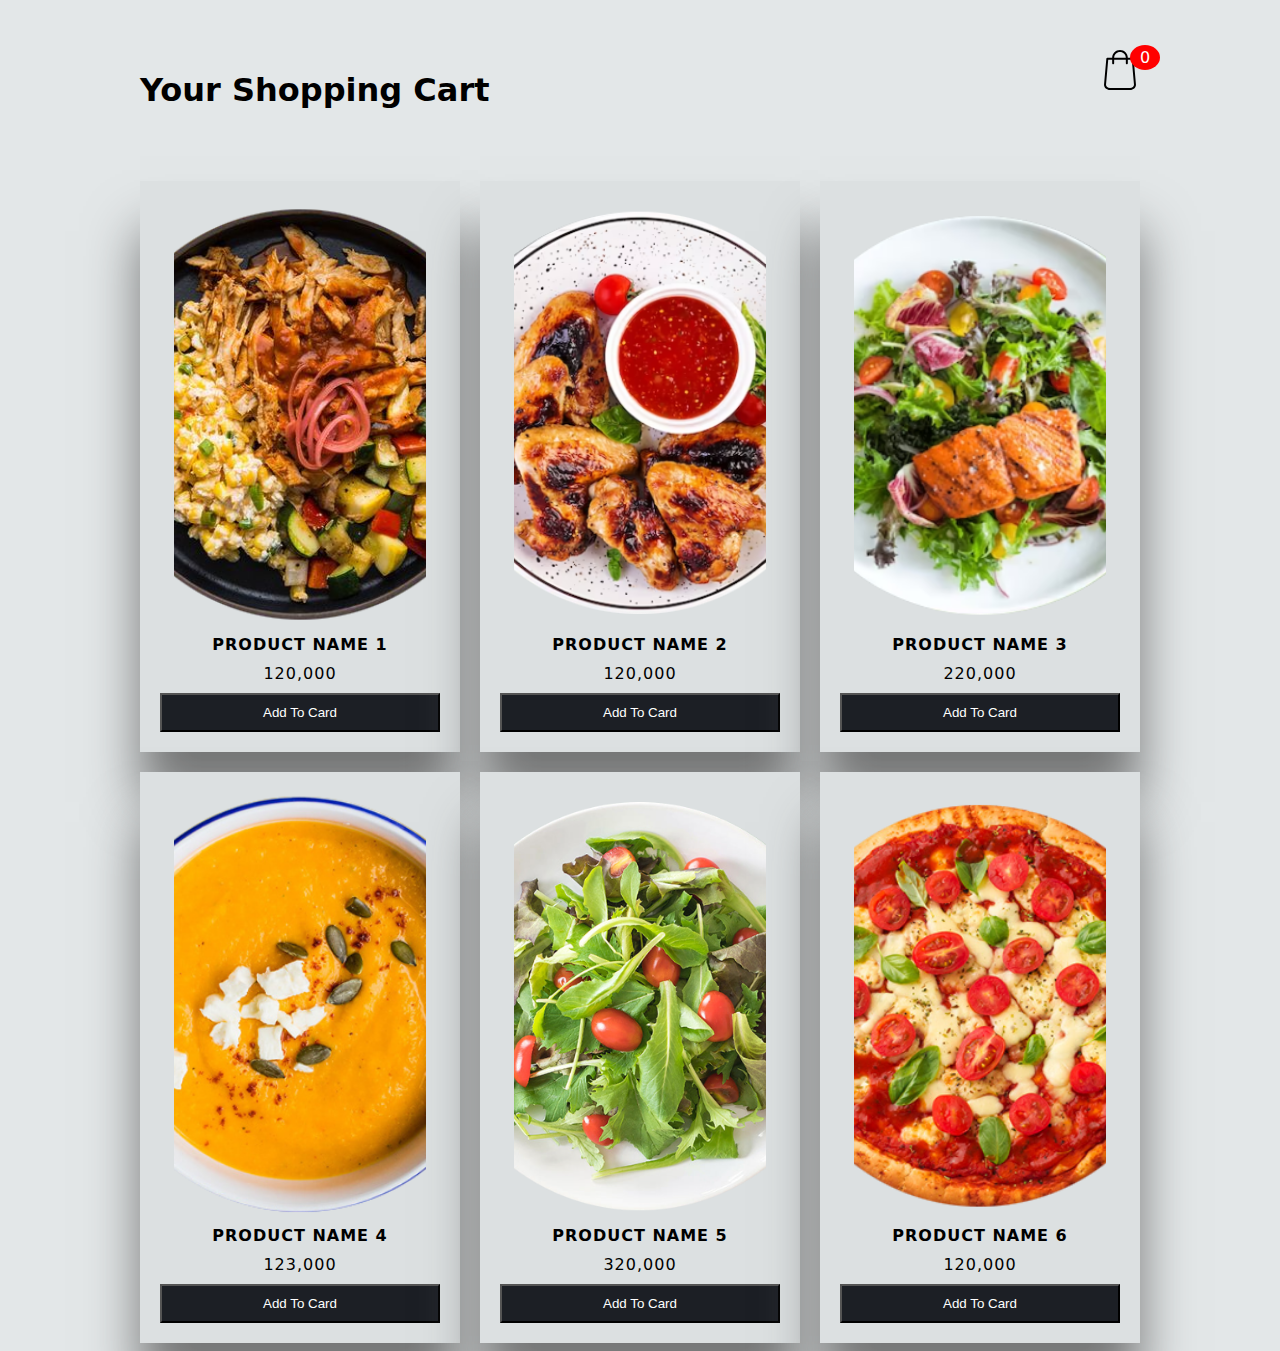
<file: addtocardv2-main/index.html>
<!DOCTYPE html>
<html lang="en">
<head>
    <meta charset="UTF-8">
    <meta http-equiv="X-UA-Compatible" content="IE=edge">
    <meta name="viewport" content="width=device-width, initial-scale=1.0">
    <title>Document</title>
    <link rel="stylesheet" href="style.css">
</head>
<body class="">
    
    <div class="container">
        <header>
            <h1>Your Shopping Cart</h1>
            <div class="shopping">
                <img src="image/shopping.svg">
                <span class="quantity">0</span>
            </div>
        </header>

        <div class="list">
          
        </div>
    </div>
    <div class="card">
        <h1>Card</h1>
        <ul class="listCard">
        </ul>
        <div class="checkOut">
            <div class="total">0</div>
            <div class="closeShopping">Close</div>
        </div>
    </div>

    <script src="app.js"></script>
</body>
</html>
</file>
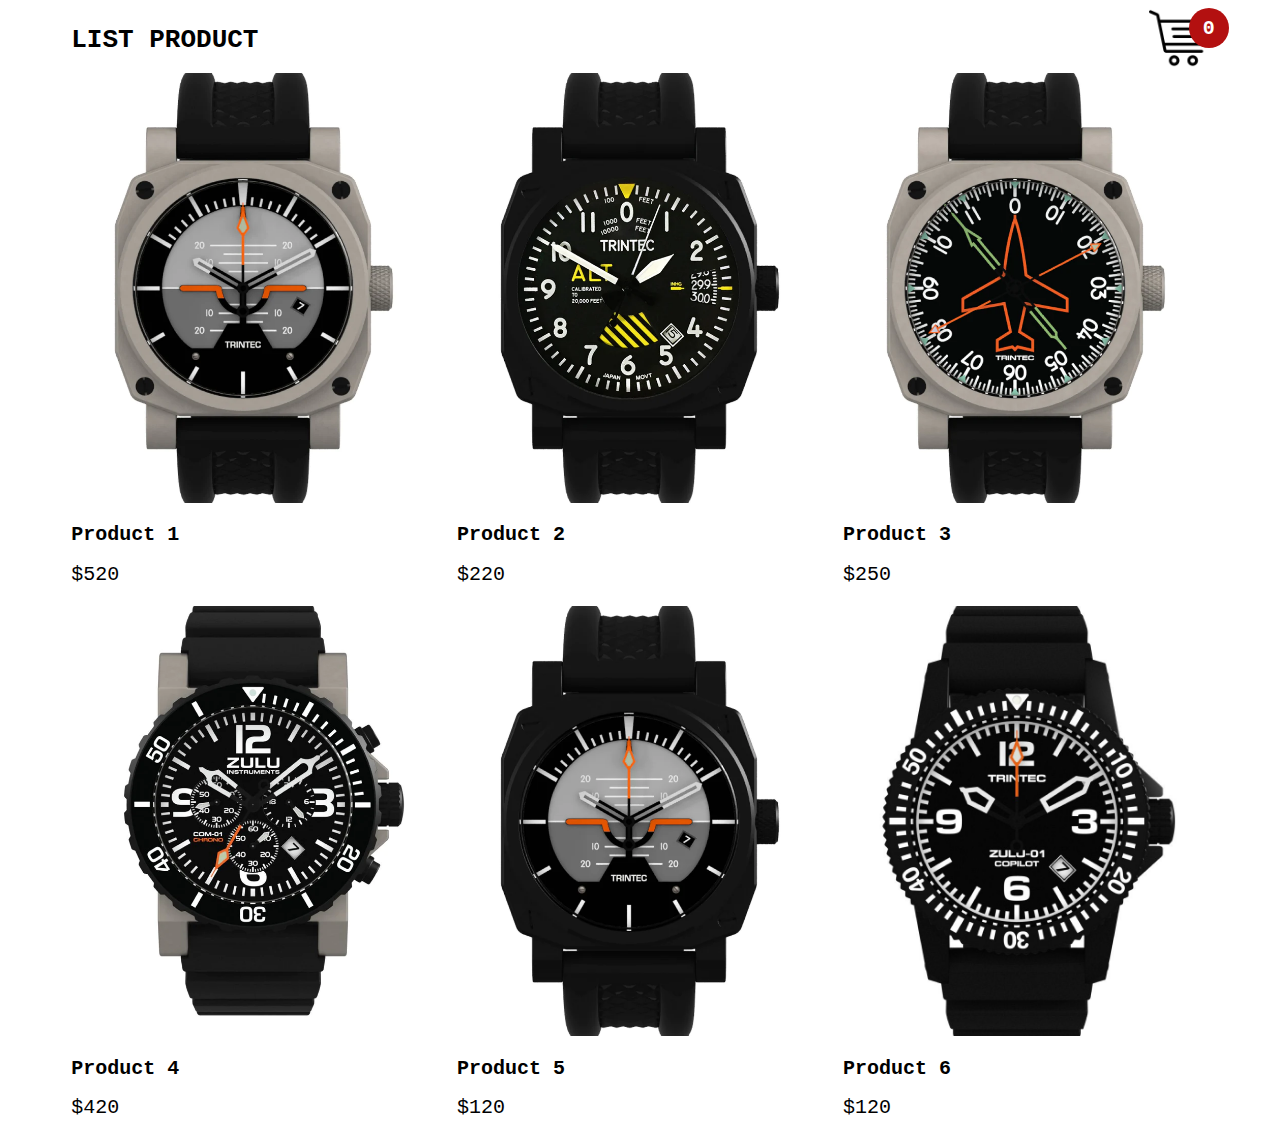
<file: cart_and_checkout-main/index.html>
<!DOCTYPE html>
<html lang="en">
<head>
    <meta charset="UTF-8">
    <meta name="viewport" content="width=device-width, initial-scale=1.0">
    <title>Document</title>
    <link rel="stylesheet" href="style.css">
</head>
<body>

    <div class="container">
        <header>
            <h1>LIST PRODUCT</h1>
            <div class="iconCart">
                <img src="icon.png">
                <div class="totalQuantity">0</div>
            </div>
        </header>

        <div class="listProduct">

            <div class="item">
                <img src="images/1.webp" alt="">
                <h2>CoPilot / Black / Automatic</h2>
                <div class="price">$550</div>
                <button>Add To Cart</button>
            </div>

        </div>
    </div>

    <div class="cart">
        <h2>
            CART
        </h2>

        <div class="listCart">


            <div class="item">
                <img src="images/1.webp">
                <div class="content">
                    <div class="name">CoPilot / Black / Automatic</div>
                    <div class="price">$550 / 1 product</div>
                </div>
                <div class="quantity">
                    <button>-</button>
                    <span class="value">3</span>
                    <button>+</button>
                </div>
            </div>


        </div>

        <div class="buttons">
            <div class="close">
                CLOSE
            </div>
            <div class="checkout">
                <a href="checkout.html">CHECKOUT</a>
            </div>
        </div>
    </div>


    <script src="app.js"></script>
    
</body>
</html>
</file>
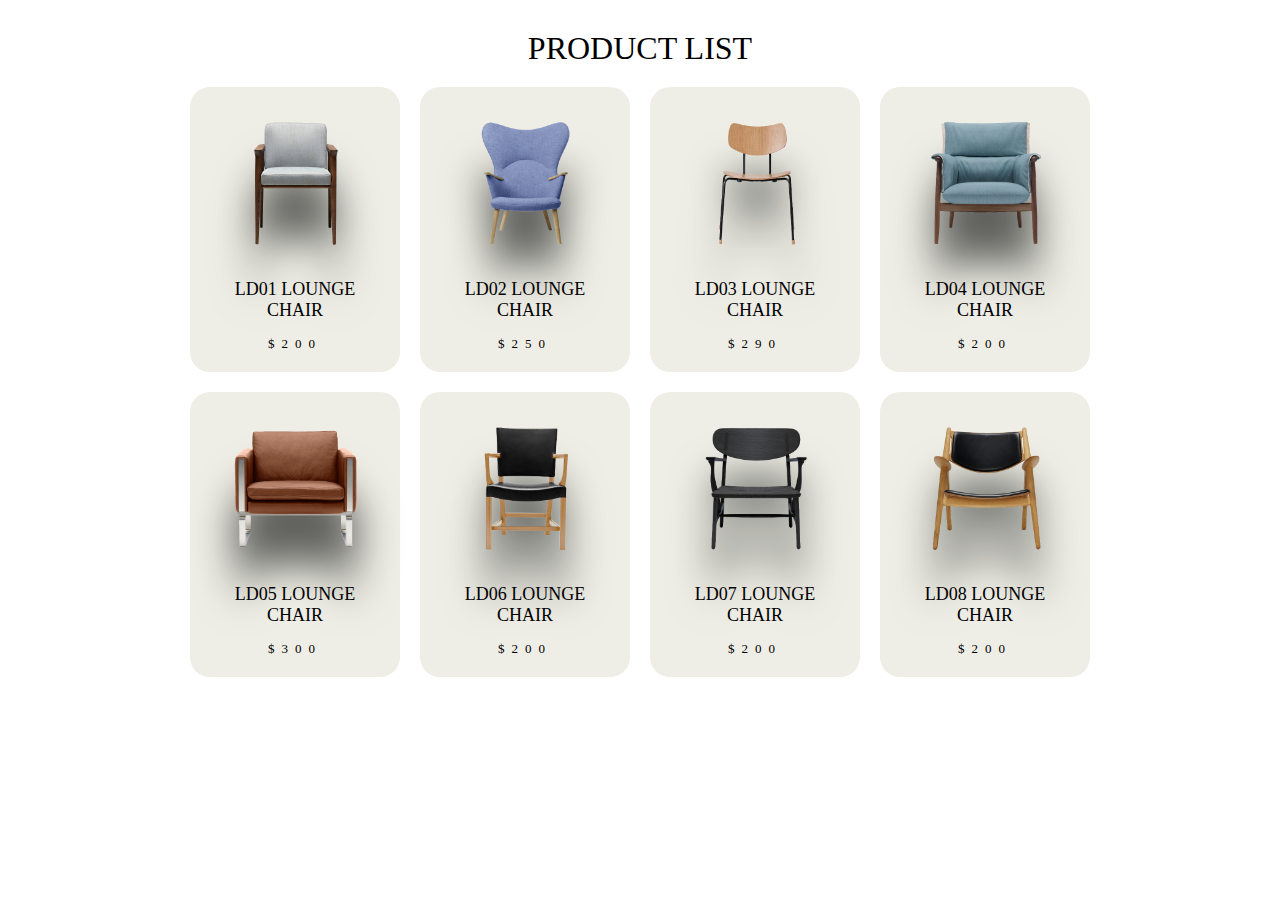
<file: detailpage-main/index.html>
<!DOCTYPE html>
<html lang="en">
<head>
    <meta charset="UTF-8">
    <meta name="viewport" content="width=device-width, initial-scale=1.0">
    <title>Document</title>
    <link rel="stylesheet" href="style.css">
</head>
<body>
    <div class="container">
        <div class="title">PRODUCT LIST</div>
        <div class="listProduct">

        </div>
    </div>

    

    <script>
        //Important note: If you have downloaded the code
        // but still encounter errors when running the program,
         //    please watch the video at this link because
        // I have shown you how to run the project properly.
        // https://www.youtube.com/watch?v=okyfcpZfPAU&t=142s
        let products = null;
        // get datas from file json
        fetch('products.json')
            .then(response => response.json())
            .then(data => {
                products = data;
                addDataToHTML();
        })

        function addDataToHTML(){
    // remove datas default from HTML
        let listProductHTML = document.querySelector('.listProduct');

        // add new datas
        if(products != null) // if has data
        {
            products.forEach(product => {
                let newProduct = document.createElement('a');
                newProduct.href = '/detail.html?id=' + product.id;
                newProduct.classList.add('item');
                newProduct.innerHTML = 
                `<img src="${product.image}" alt="">
                <h2>${product.name}</h2>
                <div class="price">$${product.price}</div>`;
                listProductHTML.appendChild(newProduct);

            });
        }
    }

    </script>
</body>
</html>
</file>
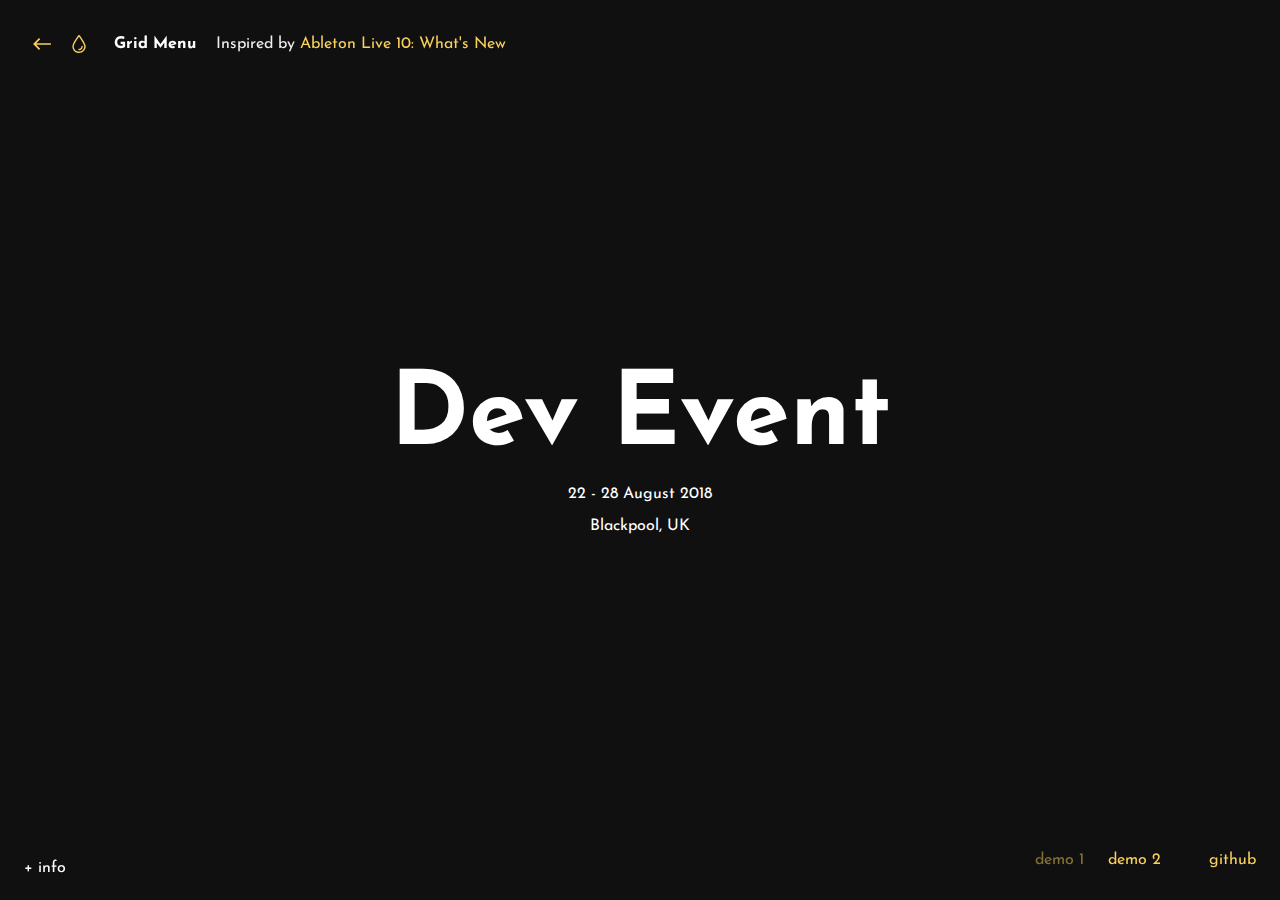
<file: GridMenu-master/index.html>
<!DOCTYPE html>
<html lang="en" class="no-js">
	<head>
		<meta charset="UTF-8" />
		<meta name="viewport" content="width=device-width, initial-scale=1">
		<title>Grid Menu | Demo 1 | Codrops</title>
		<meta name="description" content="A CSS Grid powered menu with a box look" />
		<meta name="keywords" content="menu, css grid, box, navigation, web development, animation" />
		<meta name="author" content="Codrops" />
		<link rel="shortcut icon" href="favicon.ico">
		<link rel="stylesheet" type="text/css" href="css/base.css" />
		<link rel="stylesheet" type="text/css" href="css/demo1.css" />
		<script>document.documentElement.className="js";var supportsCssVars=function(){var e,t=document.createElement("style");return t.innerHTML="root: { --tmp-var: bold; }",document.head.appendChild(t),e=!!(window.CSS&&window.CSS.supports&&window.CSS.supports("font-weight","var(--tmp-var)")),t.parentNode.removeChild(t),e};supportsCssVars()||alert("Please view this demo in a modern browser that supports CSS Variables.");</script>
	</head>
	<body class="demo-1">
		<svg class="hidden">
			<symbol id="icon-arrow" viewBox="0 0 24 24">
				<title>arrow</title>
				<polygon points="6.3,12.8 20.9,12.8 20.9,11.2 6.3,11.2 10.2,7.2 9,6 3.1,12 9,18 10.2,16.8 "/>
			</symbol>
			<symbol id="icon-drop" viewBox="0 0 24 24">
				<title>drop</title>
				<path d="M12,21c-3.6,0-6.6-3-6.6-6.6C5.4,11,10.8,4,11.4,3.2C11.6,3.1,11.8,3,12,3s0.4,0.1,0.6,0.3c0.6,0.8,6.1,7.8,6.1,11.2C18.6,18.1,15.6,21,12,21zM12,4.8c-1.8,2.4-5.2,7.4-5.2,9.6c0,2.9,2.3,5.2,5.2,5.2s5.2-2.3,5.2-5.2C17.2,12.2,13.8,7.3,12,4.8z"/><path d="M12,18.2c-0.4,0-0.7-0.3-0.7-0.7s0.3-0.7,0.7-0.7c1.3,0,2.4-1.1,2.4-2.4c0-0.4,0.3-0.7,0.7-0.7c0.4,0,0.7,0.3,0.7,0.7C15.8,16.5,14.1,18.2,12,18.2z"/>
			</symbol>
		</svg>
		<main>
			<div class="message">To see the menu, please view on a larger screen.</div>
			<div class="content content--fixed">
				<header class="codrops-header">
					<div class="codrops-links">
						<a class="codrops-icon codrops-icon--prev" href="https://tympanus.net/Development/GlitchSlideshow/" title="Previous Demo"><svg class="icon icon--arrow"><use xlink:href="#icon-arrow"></use></svg></a>
						<a class="codrops-icon codrops-icon--drop" href="https://tympanus.net/codrops/?p=34419" title="Back to the article"><svg class="icon icon--drop"><use xlink:href="#icon-drop"></use></svg></a>
					</div>
					<h1 class="codrops-header__title">Grid Menu</h1>
					<span class="info">Inspired by <a href="https://www.youtube.com/watch?v=Z9Ku5ptjzKw">Ableton Live 10: What's New</a></span>
				</header>
				<nav class="demos">
					<a class="demo demo--current" href="index.html">demo 1</a>
					<a class="demo" href="index2.html">demo 2</a>
					<a href="https://github.com/codrops/GridMenu" class="github">github</a>
				</nav>
				<button class="menu-trigger">+ info</button>
			</div>
			<div id="content-1" class="content content--switch content--switch-current">
				<h2 class="content__title">Dev Event</h2>
				<div class="content__date">22 - 28 August 2018</div>
				<div class="content__location">Blackpool, UK</div>
			</div>
			<div id="content-2" class="content content--switch">
				<h2 class="content__title">Venue</h2>
				<p class="content__text">Synchronising customer experience and possibly increase viewability. Driving bleeding edge with the aim to make users into advocates. Generating below the line so that as an end result, we increase viewability. Executing thought leadership and try to improve overall outcomes. Growing below the fold so that we create actionable insights. Considering responsive websites yet make users into advocates.</p>
			</div>
			<div id="content-3" class="content content--switch">
				<h2 class="content__title">Sponsors</h2>
				<p class="content__text">Informing vertical integration while remembering to funnel users. Take thought leadership with the possibility to surprise and delight. Target analytics to in turn infiltrate new markets. Demonstrate audience segments so that as an end result, we think outside the box. Create analytics in order to make the logo bigger.</p>
			</div>
			<div id="content-4" class="content content--switch">
				<h2 class="content__title">Speakers</h2>
				<p class="content__text">Utilising growth hacking in order to get buy in. Repurposing stakeholder management while remembering to re-target key demographics. Grow vertical integration to, consequently, create synergy. Synchronising custom solutions with the aim to gain traction. Amplifying branding to, consequently, re-target key demographics.</p>
			</div>
			<div id="content-5" class="content content--switch">
				<h2 class="content__title">Tickets</h2>
				<p class="content__text">Leverage outside the box thinking to in turn re-target key demographics. Build empathy maps with the possibility to re-target key demographics. Informing key demographics yet make users into advocates. Leveraging customer journeys and above all, maximise share of voice. Amplifying awareness with a goal to re-target key demographics.</p>
			</div>
			<div id="content-6" class="content content--switch">
				<h2 class="content__title">Schedule</h2>
				<p class="content__text">Amplifying below the fold in order to think outside the box. Leveraging innovation and above all, build ROI. Synchronise responsive websites but disrupt the balance. Synchronise innovation to, consequently, funnel users. Create above the fold in order to be on brand. Amplify awareness with a goal to infiltrate new markets.</p>
			</div>
			<nav class="grim">
				<div class="grim__item">
					<div class="grim__item-bg grim__item-bg--1"></div>
				</div>
				<div class="grim__item">
					<div class="grim__item-bg grim__item-bg--2"></div>
				</div>
				<div class="grim__item">
					<div class="grim__item-bg grim__item-bg--3"></div>
					<div class="grim__item-content">
						<div class="grim__item-inner">
							<button class="menu-trigger menu-trigger--close">- close</button>
						</div>
					</div>
				</div>
				<div class="grim__item">
					<div class="grim__item-bg grim__item-bg--4"></div>
				</div>
				<div class="grim__item">
					<div class="grim__item-bg grim__item-bg--5"></div>
					<a href="#content-1" class="grim__link grim__item-content">
						<div class="grim__item-inner">
							<h3 class="grim__item-title">home</h3>
						</div>
					</a>
				</div>
				<div class="grim__item">
					<div class="grim__item-bg grim__item-bg--6"></div>
					<a href="#content-2" class="grim__link grim__item-content">
						<div class="grim__item-inner">
							<h3 class="grim__item-title">venue</h3>
							<span class="grim__item-desc">One place for all.</span>
						</div>
					</a>
				</div>
				<div class="grim__item">
					<div class="grim__item-bg grim__item-bg--7"></div>
					<a href="#content-3" class="grim__link grim__item-content">
						<div class="grim__item-inner">
							<h3 class="grim__item-title">sponsors</h3>
							<span class="grim__item-desc">Find out who supports us.</span>
						</div>
					</a>
				</div>
				<div class="grim__item">
					<div class="grim__item-bg grim__item-bg--8"></div>
					<a href="#content-5" class="grim__link grim__item-content">
						<div class="grim__item-inner">
							<h3 class="grim__item-title">tickets</h3>
							<span class="grim__item-desc">Get the right ticket</span>
						</div>
					</a>
				</div>
				<div class="grim__item">
					<div class="grim__item-bg grim__item-bg--9"></div>
					<a href="#content-4" class="grim__link grim__item-content">
						<div class="grim__item-inner">
							<h3 class="grim__item-title">speakers</h3>
							<span class="grim__item-desc">Smart people. All in one place.</span>
						</div>
					</a>
				</div>
				<div class="grim__item">
					<div class="grim__item-bg grim__item-bg--10" data-duration="1000" data-easing="easeOutQuint"></div>
					<a href="#content-6" class="grim__link grim__item-content">
						<div class="grim__item-inner">
							<h3 class="grim__item-title">schedule</h3>
							<span class="grim__item-desc">When the time is right, you'll learn.</span>
						</div>
					</a>
				</div>
			</nav>
		</main>
		<script src="js/demo.js"></script>
		<script src="js/anime.min.js"></script>
		<script src="js/menu.js"></script>
	</body>
</html>
</file>
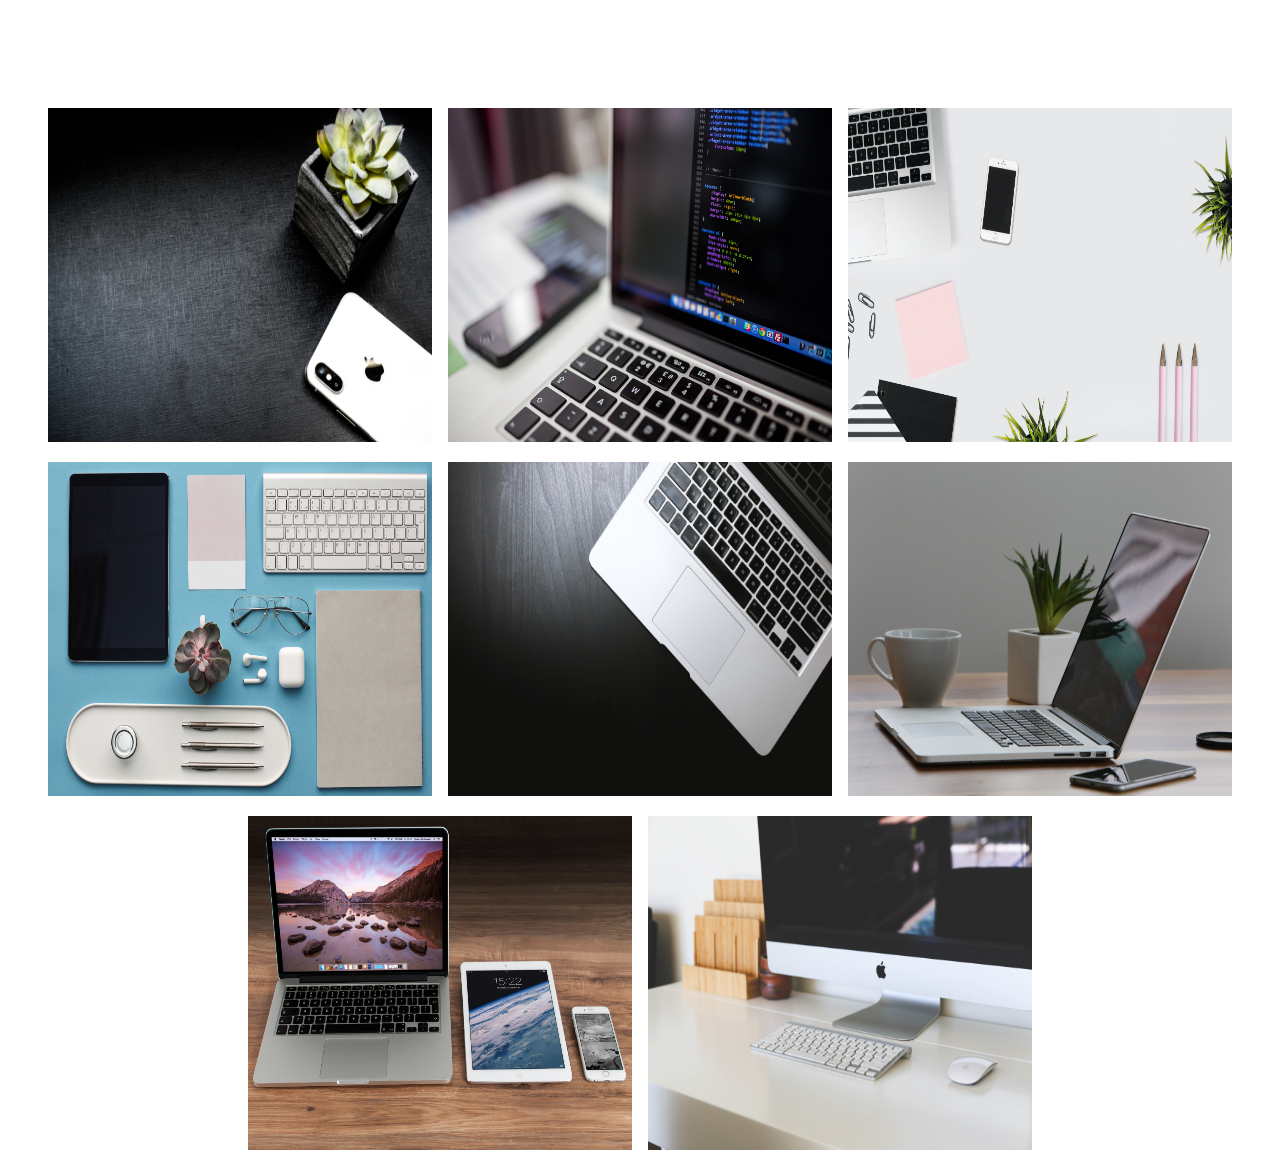
<file: lightbox-img_gallery/index.html>
<!DOCTYPE html>
<html lang="en">
  <head>
    <meta charset="UTF-8" />
    <meta http-equiv="X-UA-Compatible" content="IE=edge" />
    <meta name="viewport" content="width=device-width, initial-scale=1.0" />
    <title>Responsive Image Gallery in HTML and CSS3</title>
    <link rel="stylesheet" href="css/style.css" />
    <link rel="stylesheet" href="css/lightbox.min.css" />
  </head>
  <body>
    <div id="container">
      <div class="image-gallery">
        <a href="images/img-1.jpg" data-lightbox="roadtrip" data-title=" First Image">
          <img src="images/img-1.jpg" alt="" />
        </a>
        <a href="images/img-2.jpg" data-lightbox="roadtrip" data-title=" Second Image">
          <img src="images/img-2.jpg" alt="" />
        </a>
        <a href="images/img-3.jpg" data-lightbox="roadtrip" data-title=" Third Image">
          <img src="images/img-3.jpg" alt="" />
        </a>
        <a href="images/img-4.jpg" data-lightbox="roadtrip" data-title=" Four Image">
          <img src="images/img-4.jpg" alt="" />
        </a>
        <a href="images/img-5.jpg" data-lightbox="roadtrip" data-title=" Five Image">
          <img src="images/img-5.jpg" alt="" />
        </a>
        <a href="images/img-6.jpg" data-lightbox="roadtrip" data-title=" Six Image">
          <img src="images/img-6.jpg" alt="" />
        </a>
        <a href="images/img-7.jpg" data-lightbox="roadtrip" data-title=" Seven Image">
          <img src="images/img-7.jpg" alt="" />
        </a>
        <a href="images/img-8.jpg" data-lightbox="roadtrip" data-title=" Eight Image">
          <img src="images/img-8.jpg" alt="" />
        </a>
      </div>
    </div>
    <script src="js/lightbox-plus-jquery.min.js"></script>
  </body>
</html>
</file>
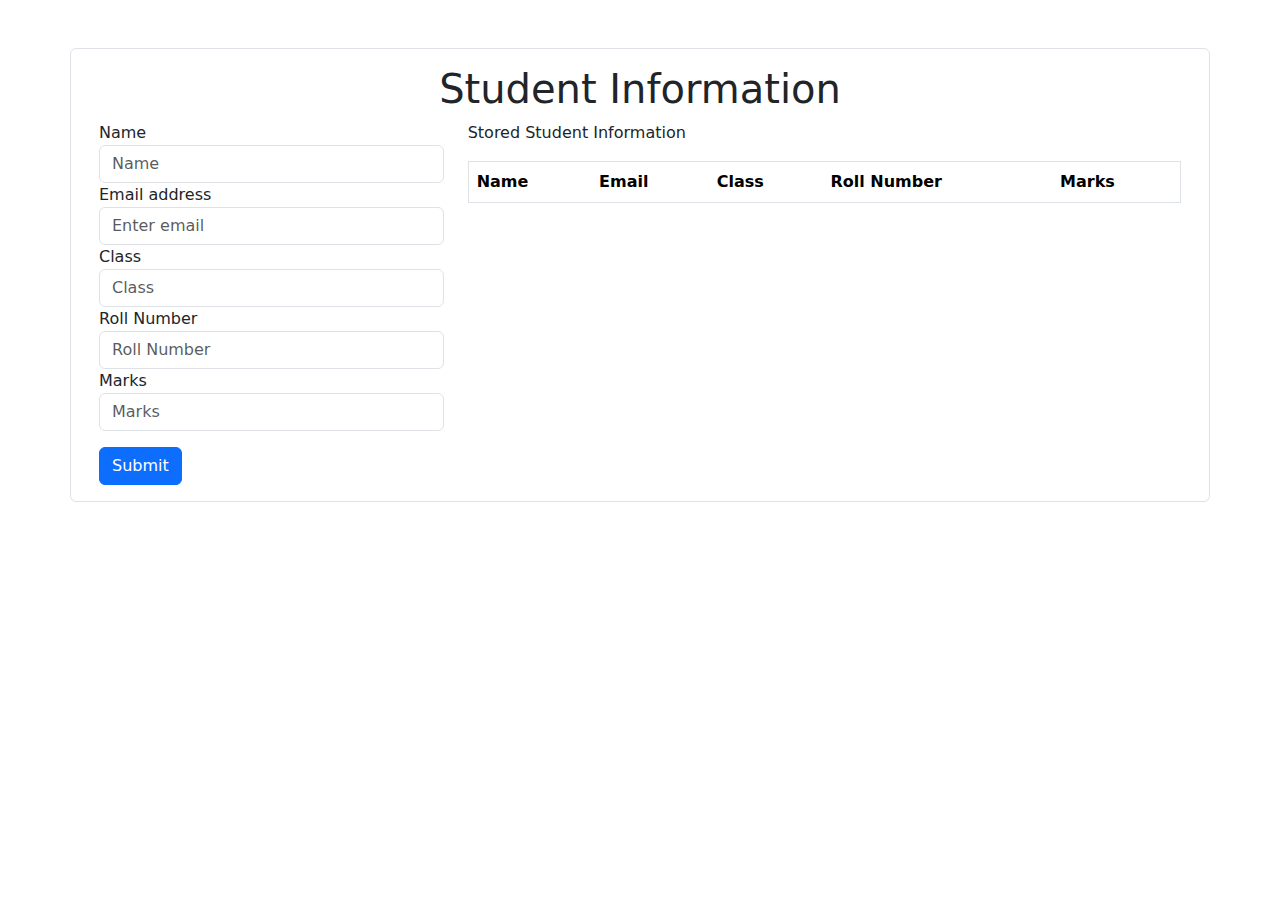
<file: localStorage/index.html>
<!DOCTYPE html>
<html lang="en">

<head>
    <meta charset="utf-8" />
    <meta name="viewport" content="width=device-width, initial-scale=1" />
    <title>Student Info</title>
    <link href="https://cdn.jsdelivr.net/npm/bootstrap@5.3.3/dist/css/bootstrap.min.css" rel="stylesheet"
        integrity="sha384-QWTKZyjpPEjISv5WaRU9OFeRpok6YctnYmDr5pNlyT2bRjXh0JMhjY6hW+ALEwIH" crossorigin="anonymous" />
</head>
<body>
    <div class="container pt-5 ">
        <div class="row border rounded p-3">
          <div class="text-center">  <h1>Student Information</h1></div>
            <div class="col-4">
                <form class="form">
                    <div class="form-group">
                        <label for="name">Name</label>
                        <input type="text" class="form-control" id="name" placeholder="Name" required />
                    </div>
                    <div class="form-group">
                        <label for="email">Email address</label>
                        <input type="email" class="form-control" id="email" placeholder="Enter email" required />
                    </div>
                    <div class="form-group">
                        <label for="class">Class</label>
                        <input type="text" class="form-control" id="class" placeholder="Class" required />
                    </div>
                    <div class="form-group">
                        <label for="rollNumber">Roll Number</label>
                        <input type="text" class="form-control" id="rollNumber" placeholder="Roll Number" required />
                    </div>
                    <div class="form-group">
                        <label for="marks">Marks</label>
                        <input type="number" class="form-control" id="marks" placeholder="Marks" required />
                    </div>
                    <button type="submit" id="submit-btn" class="btn btn-primary mt-3">
                        Submit
                    </button>
                </form>
            </div>

            <div class="col-8">
                <p>Stored Student Information</p>
                <table class="table table-striped border ">
                    <thead>
                        <tr>
                            <th>Name</th>
                            <th>Email</th>
                            <th>Class</th>
                            <th>Roll Number</th>
                            <th>Marks</th>
                        </tr>
                    </thead>
                    <tbody id="student-table-body">
                        <!-- Data will be injected here -->
                    </tbody>
                </table>
            </div>
        </div>
    </div>
    <script src="script.js"></script>
    <script src="https://cdn.jsdelivr.net/npm/bootstrap@5.3.3/dist/js/bootstrap.bundle.min.js"
        integrity="sha384-YvpcrYf0tY3lHB60NNkmXc5s9fDVZLESaAA55NDzOxhy9GkcIdslK1eN7N6jIeHz"
        crossorigin="anonymous"></script>
</body>

</html>
</file>
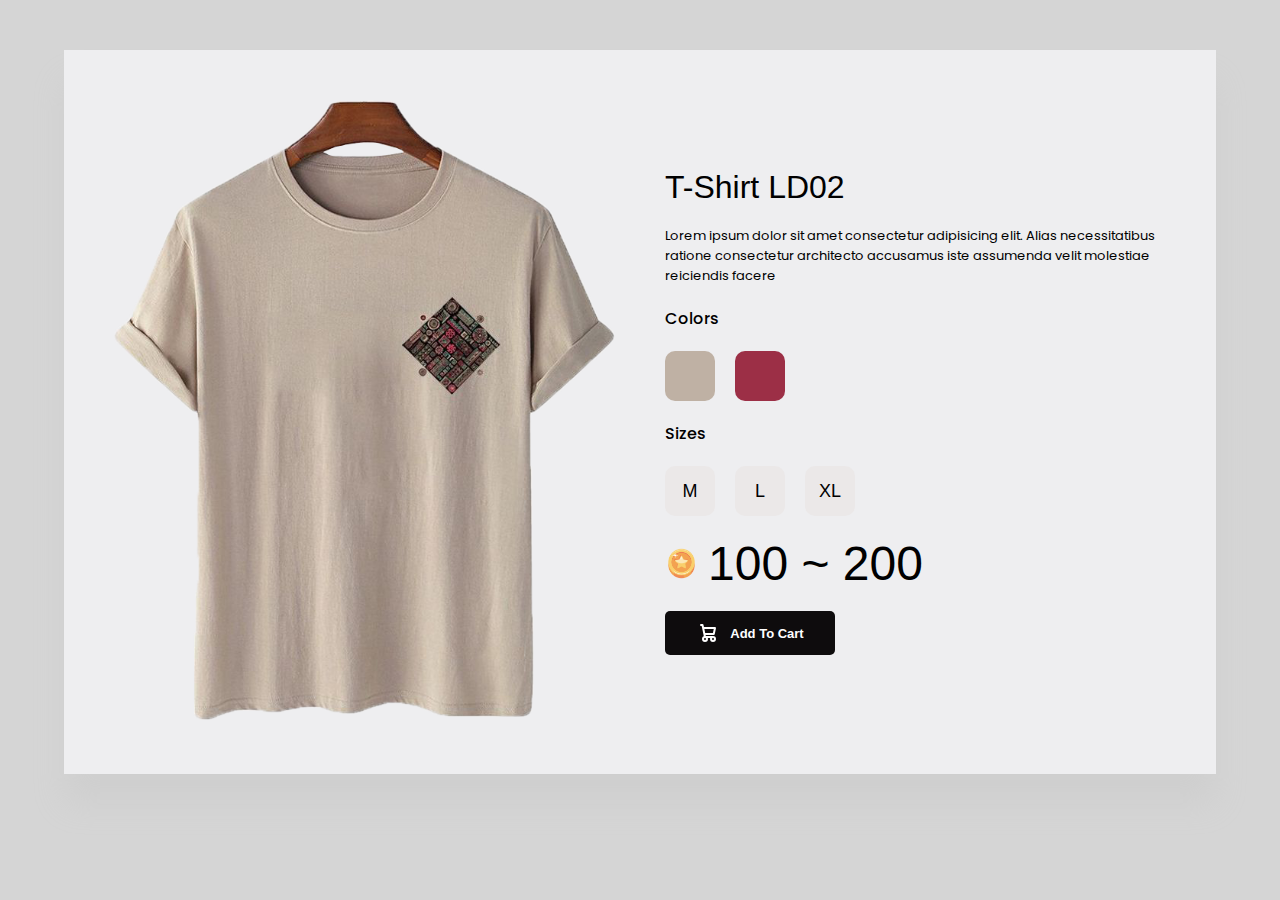
<file: product_has_many_price/index.html>
<!DOCTYPE html>
<html lang="en">
<head>
    <meta charset="UTF-8">
    <meta name="viewport" content="width=device-width, initial-scale=1.0">
    <title>Document</title>
    <link rel="stylesheet" href="style.css">
</head>
<body>
    

    <main>
        <div class="detail">
            <div>
                <img src="image.png" alt="" id="image">
            </div>
            <div class="content">
                <h2 id="title"></h2>
                <p class="des" id="description">
                    <!-- 20 -->
                </p>
                <p><b>Colors</b></p>
                <ul id="colors">
                    <!-- <li style="background-color: #bfb1a4;" class="active"></li>
                    <li style="background-color: #9c2f46;"></li>
                    <li style="background-color: #000000;"></li> -->
                </ul>
                <p><b>Sizes</b></p>
                <ul id="sizes">
                    <!-- <li class="active">M</li>
                    <li>L</li>
                    <li>XL</li> -->
                </ul>
                <div class="price">
                    <img src="Coins.png" alt="">
                    <span id="price">150</span>
                </div>
                <div class="buttons">
                    <button>
                        <svg width="24" height="24" fill="none" viewBox="0 0 24 24">
                            <path stroke="currentColor" stroke-linecap="round" stroke-linejoin="round" stroke-width="2" d="M5 4h1.5L9 16m0 0h8m-8 0a2 2 0 1 0 0 4 2 2 0 0 0 0-4Zm8 0a2 2 0 1 0 0 4 2 2 0 0 0 0-4Zm-8.5-3h9.25L19 7H7.312"/>
                        </svg>
                        Add To Cart
                    </button>
                </div>
            </div>
        </div>
        
    </main>


    <script src="app.js"></script>
</body>
</html>
</file>
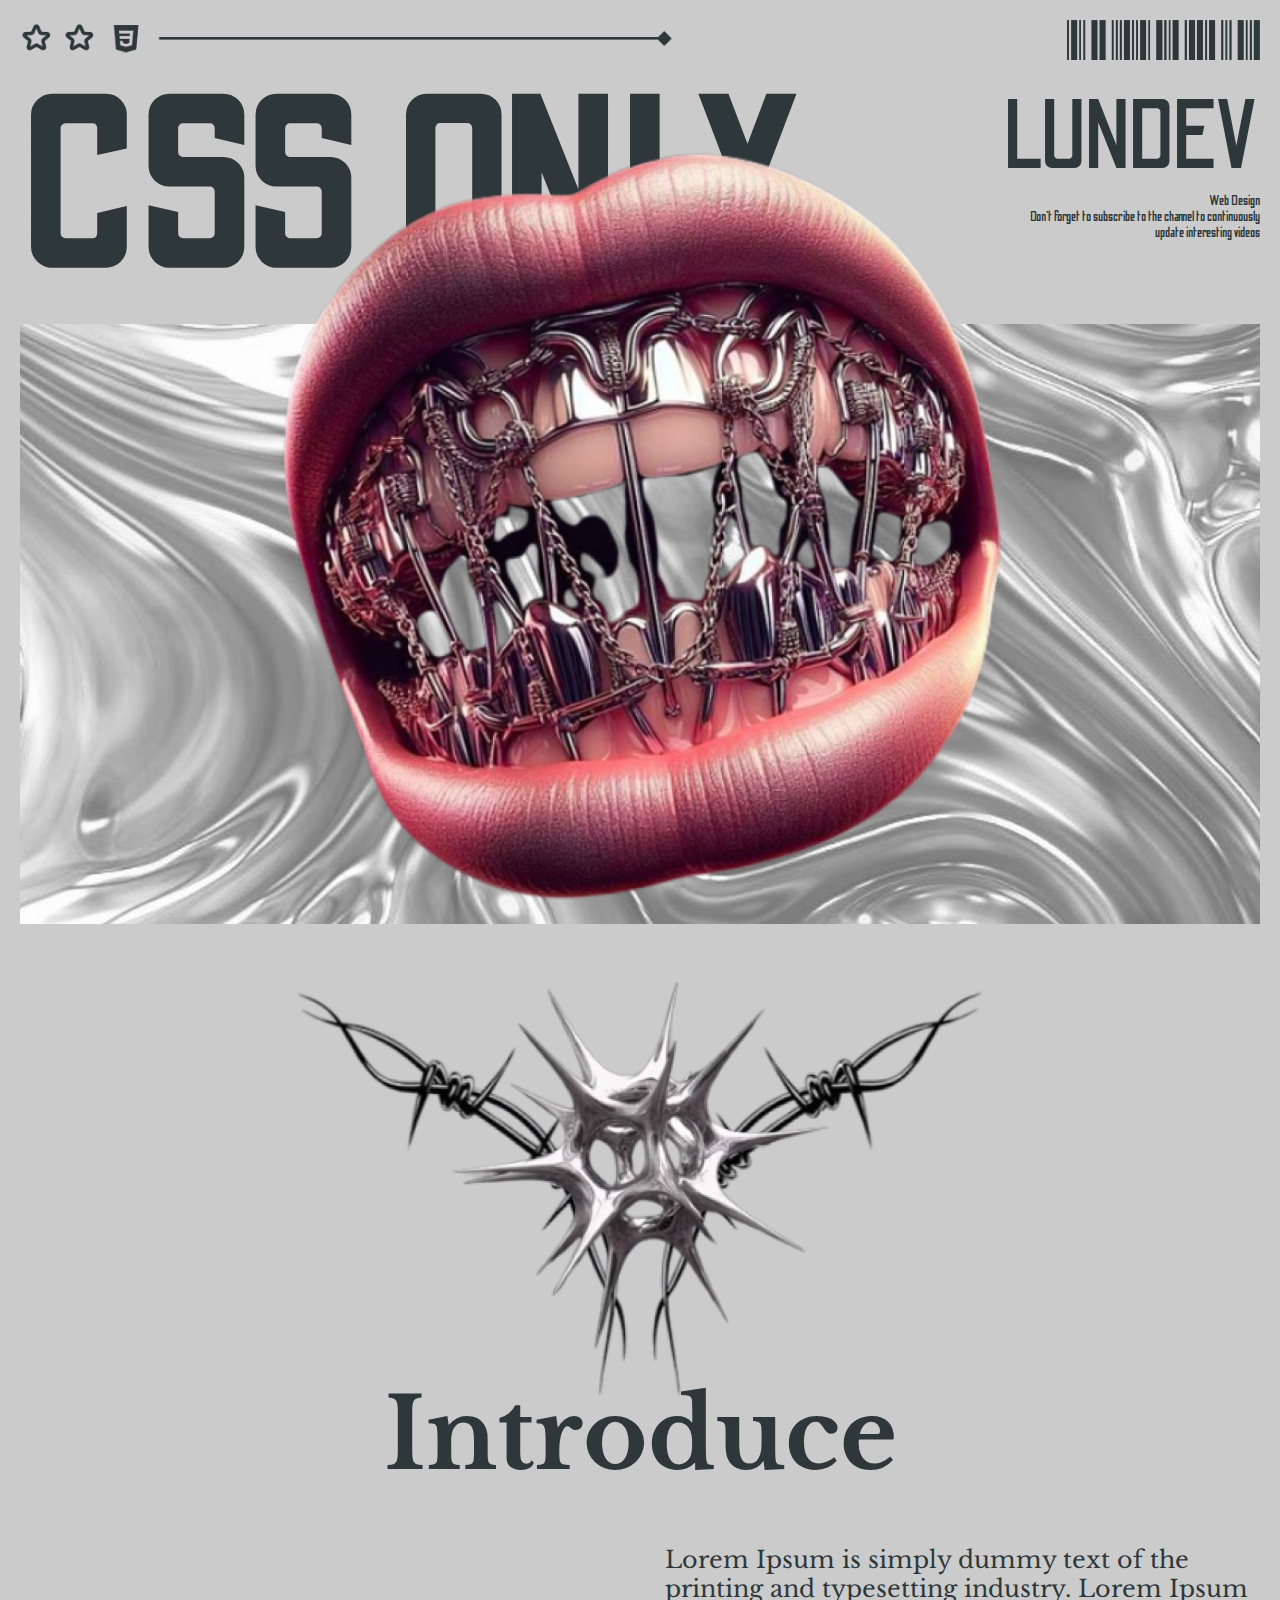
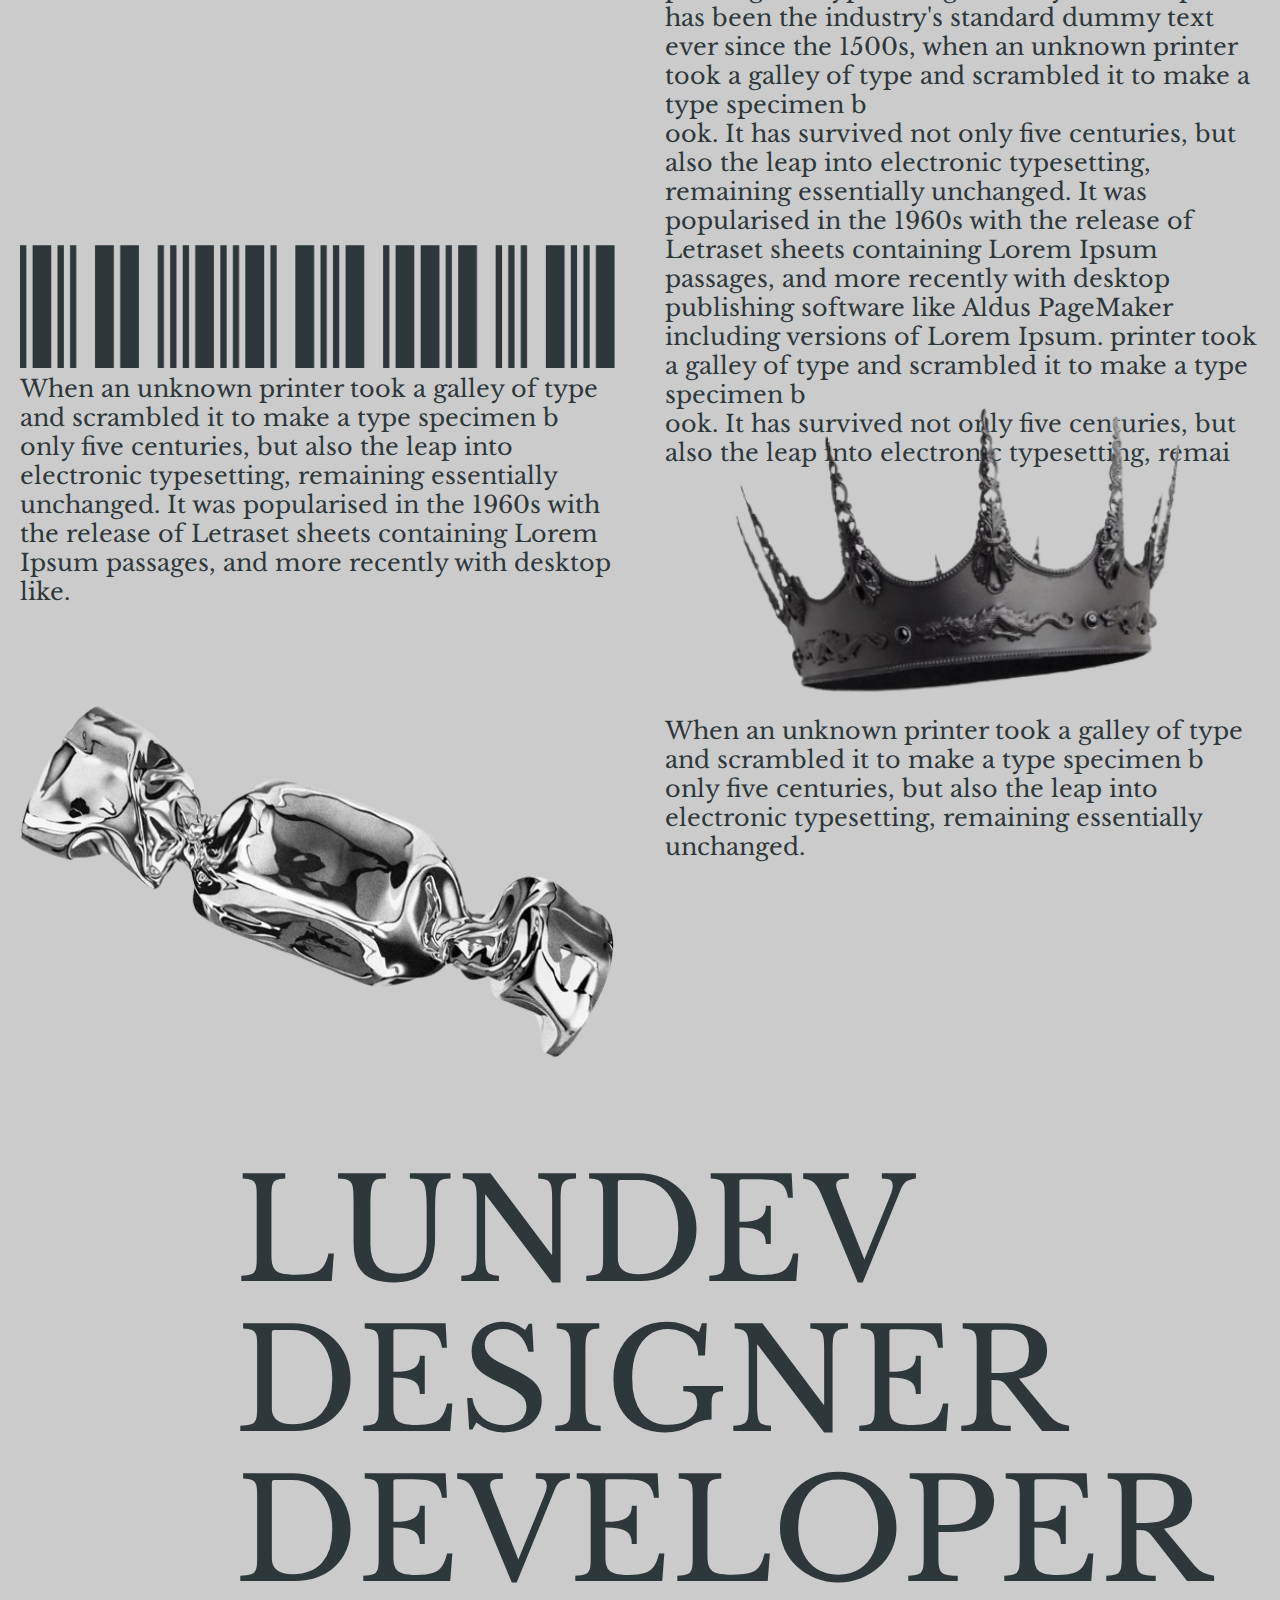
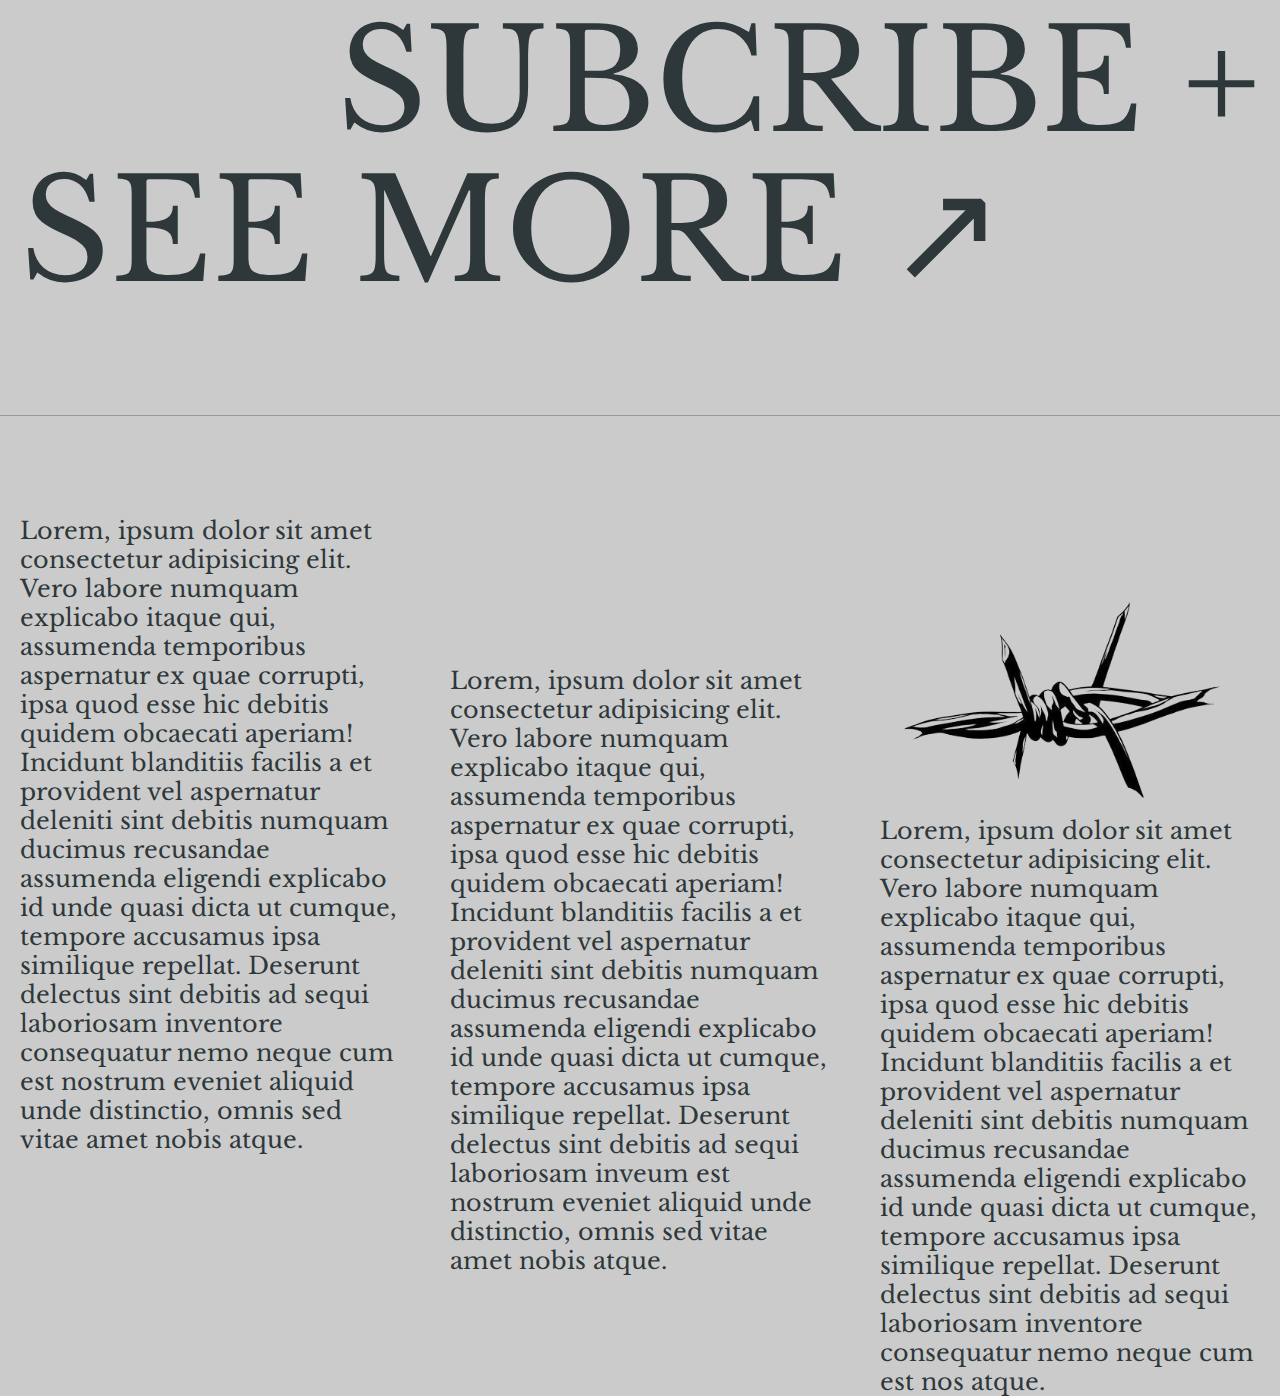
<file: scroll_animation/index.html>
<!DOCTYPE html>
<html lang="en">
<head>
    <meta charset="UTF-8">
    <meta name="viewport" content="width=device-width, initial-scale=1.0">
    <title>Document</title>
    <link rel="stylesheet" href="style.css">
</head>
<body>
    <main>
        <header>
            <img src="images/5.png" alt="">
            <img src="images/6.png" alt="">
        </header>
        <section class="banner">
            <div class="content">
                <h1 class="left">CSS ONLY</h1>
                <div class="right">
                    <h2>LUNDEV</h2>
                    <p>Web Design</p>
                    <p>Don't forget to subscribe to the channel to continuously
                        <br>update interesting videos</p>
                </div>
                <div class="image">
                    <img src="images/mouth.png" alt="">
                </div>
            </div>
        </section>


        <section class="grid grid-1">
            <figure>
                <img src="images/sich.png" alt="">
            </figure>
            <figure>
                <img src="images/3.png" alt="" class="autoRotate">
            </figure>
            <h2 class="autoShow">Introduce</h2>
        </section>

        <section class="grid grid-2">
            <div class="autoShow">
                <figure>
                    <img src="images/6.png" alt="">
                </figure>
                <p>
                    When an unknown printer took a galley of type and scrambled it to make a type specimen b <br>
                    only five centuries, but also the leap into electronic typesetting, remaining essentially unchanged. It was popularised in the 1960s with the release of Letraset sheets containing Lorem Ipsum passages, and more recently with desktop like.
                </p>
            </div>
            <div class="autoShow">
                Lorem Ipsum is simply dummy text of the printing and typesetting industry. Lorem Ipsum has been the industry's standard dummy text ever since the 1500s, when an unknown printer took a galley of type and scrambled it to make a type specimen b <br>
                ook. It has survived not only five centuries, but also the leap into electronic typesetting, remaining essentially unchanged. It was popularised in the 1960s with the release of Letraset sheets containing Lorem Ipsum passages, and more recently with desktop publishing software like Aldus PageMaker including versions of Lorem Ipsum.
                printer took a galley of type and scrambled it to make a type specimen b <br>
                ook. It has survived not only five centuries, but also the leap into electronic typesetting, remai
            </div>

            <div class="autoShow">
                <figure>
                    <img src="images/2.png" alt="">
                </figure>
                <p>
                    When an unknown printer took a galley of type and scrambled it to make a type specimen b <br>
                    only five centuries, but also the leap into electronic typesetting, remaining essentially unchanged. 
                </p>
            </div>
            <div class="autoShow">
                <figure>
                    <img src="images/candy.png" alt="">
                </figure>
            </div>
        </section>

        <section class="grid grid-3">
            <div class="autoBLur">LUNDEV</div>
            <div class="autoBLur">DESIGNER</div>
            <div class="autoBLur">DEVELOPER</div>
            <div class="autoBLur">SUBCRIBE +</div>
            <div class="autoBLur">SEE MORE &#8599;</div>
        </section>
    </main>
    <footer>
        <div class="grid grid-5 content">
            <div>Lorem, ipsum dolor sit amet consectetur adipisicing elit. Vero labore numquam explicabo itaque qui, assumenda temporibus aspernatur ex quae corrupti, ipsa quod esse hic debitis quidem obcaecati aperiam! Incidunt blanditiis facilis a et provident vel aspernatur deleniti sint debitis numquam ducimus recusandae assumenda eligendi explicabo id unde quasi dicta ut cumque, tempore accusamus ipsa similique repellat. Deserunt delectus sint debitis ad sequi laboriosam inventore consequatur nemo neque cum est nostrum eveniet aliquid unde distinctio, omnis sed vitae amet nobis atque.</div>
            <div>Lorem, ipsum dolor sit amet consectetur adipisicing elit. Vero labore numquam explicabo itaque qui, assumenda temporibus aspernatur ex quae corrupti, ipsa quod esse hic debitis quidem obcaecati aperiam! Incidunt blanditiis facilis a et provident vel aspernatur deleniti sint debitis numquam ducimus recusandae assumenda eligendi explicabo id unde quasi dicta ut cumque, tempore accusamus ipsa similique repellat. Deserunt delectus sint debitis ad sequi laboriosam inveum est nostrum eveniet aliquid unde distinctio, omnis sed vitae amet nobis atque.</div>
            <div>Lorem, ipsum dolor sit amet consectetur adipisicing elit. Vero labore numquam explicabo itaque qui, assumenda temporibus aspernatur ex quae corrupti, ipsa quod esse hic debitis quidem obcaecati aperiam! Incidunt blanditiis facilis a et provident vel aspernatur deleniti sint debitis numquam ducimus recusandae assumenda eligendi explicabo id unde quasi dicta ut cumque, tempore accusamus ipsa similique repellat. Deserunt delectus sint debitis ad sequi laboriosam inventore consequatur nemo neque cum est nos atque.</div>
            <div>
                <figure>
                    <img src="images/8.png" alt="">
                </figure>
            </div>
        </div>
    </footer>
</body>
</html>
</file>
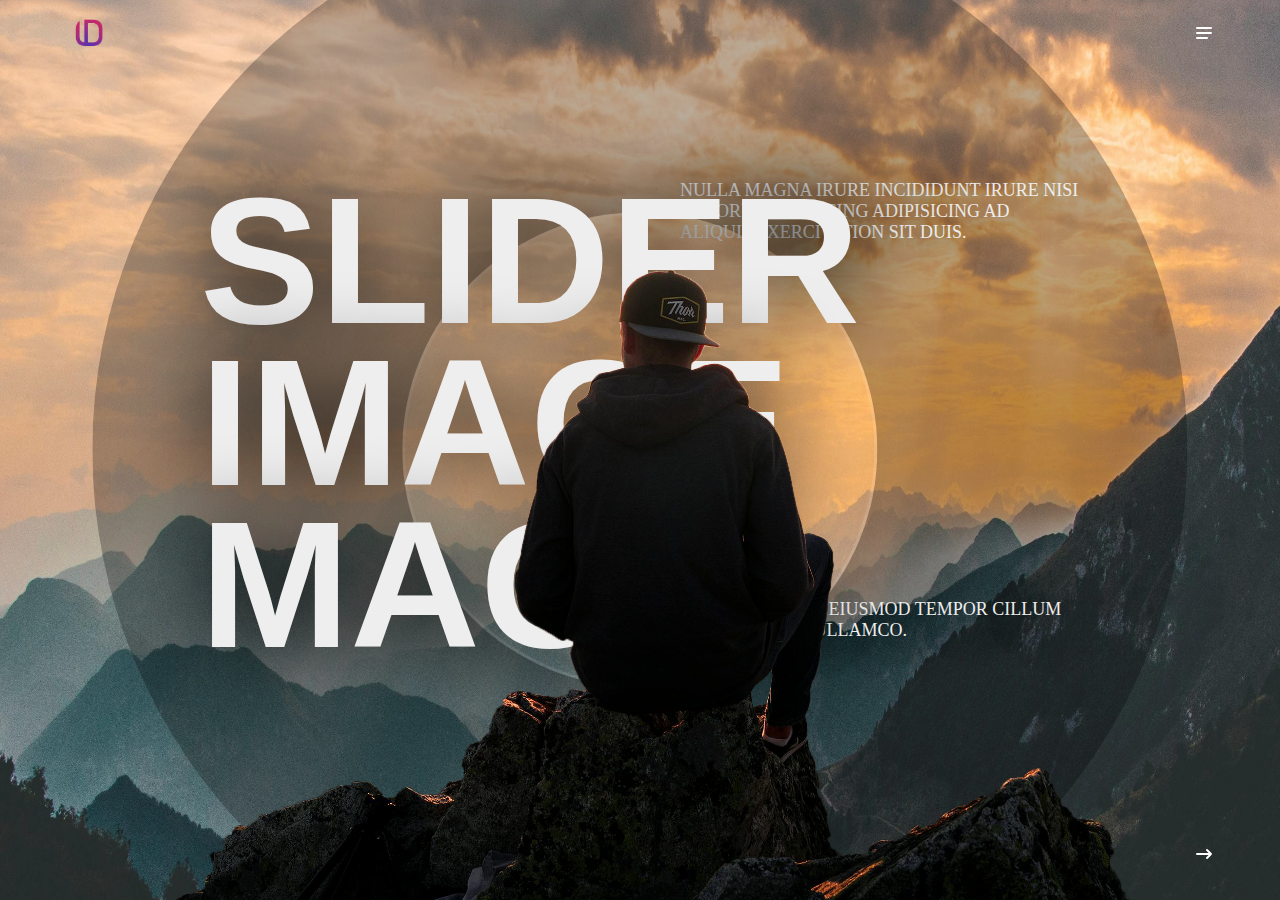
<file: slider_1/index.html>
<!DOCTYPE html>
<html lang="en">
<head>
    <meta charset="UTF-8">
    <meta name="viewport" content="width=device-width, initial-scale=1.0">
    <title>Document</title>
    <link rel="stylesheet" href="style.css">
</head>
<body>
    
    <main>
        <header>
            <figure class="logo">
                <img src="img/logo.png" alt="">
            </figure>
            <nav>
                <svg class="w-6 h-6 text-gray-800 dark:text-white" aria-hidden="true" xmlns="http://www.w3.org/2000/svg" width="24" height="24" fill="none" viewBox="0 0 24 24">
                    <path stroke="currentColor" stroke-linecap="round" stroke-width="2" d="M5 7h14M5 12h14M5 17h10"/>
                </svg>
            </nav>
        </header>
        <section class="slider">
            <div class="list">
                <div class="item active">
                    <div class="image" style="--url: url('img/1.jpg')"></div>
                    <div class="content">
                        <h2>SLIDER IMAGE MAGIC</h2>
                        <p>
                            Nulla magna irure incididunt irure nisi laboris adipisicing adipisicing ad aliquip exercitation sit duis.
                        </p>
                        <p>
                            Ex irure minim eiusmod tempor cillum consectetur ullamco.
                        </p>
                    </div>
                </div>
                <div class="item ">
                    <div class="image" style="--url: url('img/2.jpg')"></div>
                    <div class="content">
                        <h2>SLIDER IMAGE MAGIC</h2>
                        <p>
                            Nulla magna irure incididunt irure nisi laboris adipisicing adipisicing ad aliquip exercitation sit duis.
                        </p>
                        <p>
                            Ex irure minim eiusmod tempor cillum consectetur ullamco.
                        </p>
                    </div>
                </div>
                <div class="item">
                    <div class="image" style="--url: url('img/3.jpg')"></div>
                    <div class="content">
                        <h2>SLIDER IMAGE MAGIC</h2>
                        <p>
                            Nulla magna irure incididunt irure nisi laboris adipisicing adipisicing ad aliquip exercitation sit duis.
                        </p>
                        <p>
                            Ex irure minim eiusmod tempor cillum consectetur ullamco.
                        </p>
                    </div>
                </div>
            </div>
            <div class="arrows">
                <button id="prev">
                    <svg class="w-6 h-6 text-gray-800 dark:text-white" aria-hidden="true" xmlns="http://www.w3.org/2000/svg" width="24" height="24" fill="none" viewBox="0 0 24 24">
                        <path stroke="currentColor" stroke-linecap="round" stroke-linejoin="round" stroke-width="2" d="M5 12h14M5 12l4-4m-4 4 4 4"/>
                    </svg>
                </button>
                <button id="next">
                    <svg class="w-6 h-6 text-gray-800 dark:text-white" aria-hidden="true" xmlns="http://www.w3.org/2000/svg" width="24" height="24" fill="none" viewBox="0 0 24 24">
                        <path stroke="currentColor" stroke-linecap="round" stroke-linejoin="round" stroke-width="2" d="M19 12H5m14 0-4 4m4-4-4-4"/>
                    </svg>
                </button>
            </div>
        </section>
    </main>



    <script src="app.js"></script>
</body>
</html>
</file>
<file: addtocardv2-main/style.css>
body{
    background-color: #E3E7E8;
    font-family: system-ui;
}
.container{
    width: 1000px;
    margin: auto;
    transition: 0.5s;
}
header{
    display: grid;
    grid-template-columns: 1fr 50px;
    margin-top: 50px;
}
header .shopping{
    position: relative;
    text-align: right;
}
header .shopping img{
    width: 40px;
}
header .shopping span{
    background: red;
    border-radius: 50%;
    display: flex;
    justify-content: center;
    align-items: center;
    color: #fff;
    position: absolute;
    top: -5px;
    left: 80%;
    padding: 3px 10px;
}
.list{
    display: grid;
    grid-template-columns: repeat(3, 1fr);
    column-gap: 20px;
    row-gap: 20px;
    margin-top: 50px;
}
.list .item{
    text-align: center;
    background-color: #DCE0E1;
    padding: 20px;
    box-shadow: 0 50px 50px #757676;
    letter-spacing: 1px;
}
.list .item img{
    width: 90%;
    height: 430px;
    object-fit: cover;
}
.list .item .title{
    font-weight: 600;
}
.list .item .price{
    margin: 10px;
}
.list .item button{
    background-color: #1C1F25;
    color: #fff;
    width: 100%;
    padding: 10px;
}
.card{
    position: fixed;
    top:0;
    left: 100%;
    width: 500px;
    background-color: #453E3B;
    height: 100vh;
    transition: 0.5s;
}
.active .card{
    left: calc(100% - 500px);
}
.active .container{
   transform: translateX(-200px);
}
.card h1{
    color: #E8BC0E;
    font-weight: 100;
    margin: 0;
    padding: 0 20px;
    height: 80px;
    display: flex;
    align-items: center;
}
.card .checkOut{
    position: absolute;
    bottom: 0;
    width: 100%;
    display: grid;
    grid-template-columns: repeat(2, 1fr);

}
.card .checkOut div{
    background-color: #E8BC0E;
    width: 100%;
    height: 70px;
    display: flex;
    justify-content: center;
    align-items: center;
    font-weight: bold;
    cursor: pointer;
}
.card .checkOut div:nth-child(2){
    background-color: #1C1F25;
    color: #fff;
}
.listCard li{
    display: grid;
    grid-template-columns: 100px repeat(3, 1fr);
    color: #fff;
    row-gap: 10px;
}
.listCard li div{
    display: flex;
    justify-content: center;
    align-items: center;
}
.listCard li img{
    width: 90%;
}
.listCard li button{
    background-color: #fff5;
    border: none;
}
.listCard .count{
    margin: 0 10px;
}
</file>
<file: cart_and_checkout-main/style.css>
body{
    font-family: monospace;
    overflow-x: hidden;
    font-synthesis: 15px;
}
a{
    text-decoration: none;
}
.container{
    width: 1200px;
    margin: auto;
    max-width: 90%;
    transition: transform 1s;
}
header img{
    width: 60px;
}
header{
    display: flex;
    align-items: center;
    justify-content: space-between;
}
header .iconCart{
    position: relative;
    z-index: 1;
}
header .totalQuantity{
    position: absolute;
    top: 0;
    right: 0;
    font-size: x-large;
    background-color: #b31010;
    width: 40px;
    height: 40px;
    color: #fff;
    font-weight: bold;
    display: flex;
    justify-content: center;
    align-items: center;
    border-radius: 50%;
    transform: translateX(20px);
}
.listProduct{
    display: grid;
    grid-template-columns: repeat(3, 1fr);
    gap: 20px;
}
.listProduct .item img{
    width: 100%;
        height: 430px;
    object-fit: cover;
}
.listProduct .item{
    position: relative;
}
.listProduct .item h2{
    font-weight: 700;
    font-size: x-large;
}
.listProduct .item .price{
    font-size: x-large;
}

.listProduct .item button{
    position: absolute;
    top: 50%;
    left: 50%;
    background-color: #e6572c;
    color: #fff;
    width: 50%;
    border: none;
    padding: 20px 30px;
    box-shadow: 0 10px 50px #000;
    cursor: pointer;
    transform: translateX(-50%) translateY(100px);
    opacity: 0;
}
.listProduct .item:hover button{
    transition:  0.5s;
    opacity: 1;
    transform: translateX(-50%) translateY(0);
}
.cart{
    color: #fff;
    position: fixed;
    width: 400px;
    max-width: 80vw;
    height: 100vh;
    background-color: #0E0F11;
    top: 0px;
    right: -100%;
    display: grid;
    grid-template-rows: 50px 1fr 50px;
    gap: 20px;
    transition: right 1s;
}

.cart .buttons .checkout{
    background-color: #E8BC0E;
    color: #000;
}
.cart h2{
    color: #E8BC0E;
    padding: 20px;
    height: 30px;
    margin: 0;
}


.cart .listCart .item{
    display: grid;
    grid-template-columns: 50px 1fr 70px;
    align-items: center;
    gap: 20px;
    margin-bottom: 20px;
    
}
.cart .listCart img{
    width: 100%;
    height: 70px;
    object-fit: cover;
    border-radius: 10px;
}
.cart .listCart .item .name{
    font-weight: bold;
}
.cart .listCart .item .quantity{
    display: flex;
    justify-content: end;
    align-items: center;
}
.cart .listCart .item .quantity span{
    display: block;
    width: 50px;
    text-align: center;
}

.cart .listCart{
    padding: 20px;
    overflow: auto;
}
.cart .listCart::-webkit-scrollbar{
    width: 0;
}

.cart .buttons{
    display: grid;
    grid-template-columns: repeat(2, 1fr);
    text-align: center;
}
.cart .buttons div{
    background-color: #000;
    display: flex;
    justify-content: center;
    align-items: center;
    font-weight: bold;
    cursor: pointer;
}
.cart .buttons a{
    color: #fff;
    text-decoration: none;
}
.checkoutLayout{
    display: grid;
    grid-template-columns: repeat(2, 1fr);
    gap: 50px;
    padding: 20px;
}
.checkoutLayout .right{
    background-color: #5358B3;
    border-radius: 20px;
    padding: 40px;
    color: #fff;
}
.checkoutLayout .right .form{
    display: grid;
    grid-template-columns: repeat(2, 1fr);
    gap: 20px;
    border-bottom: 1px solid #7a7fe2;
    padding-bottom: 20px;
}
.checkoutLayout .form h1,
.checkoutLayout .form .group:nth-child(-n+3){
    grid-column-start: 1;
    grid-column-end: 3;
}
.checkoutLayout .form input, 
.checkoutLayout .form select
{
    width: 100%;
    padding: 10px 20px;
    box-sizing: border-box;
    border-radius: 20px;
    margin-top: 10px;
    border:none;
    background-color: #6a6fc9;
    color: #fff;
}
.checkoutLayout .right .return .row{
    display: flex;
    justify-content: space-between;
    align-items: center;
    margin-top: 10px;
}
.checkoutLayout .right .return .row div:nth-child(2){
    font-weight: bold;
    font-size: x-large;
}
.buttonCheckout{
    width: 100%;
    height: 40px;
    border: none;
    border-radius: 20px;
    background-color: #49D8B9;
    margin-top: 20px;
    font-weight: bold;
    color: #fff;


}
.returnCart h1{
    border-top: 1px solid #eee;  
    padding: 20px 0;
}
.returnCart .list .item img{
    height: 80px;
}
.returnCart .list .item{
    display: grid;
    grid-template-columns: 80px 1fr  50px 80px;
    align-items: center;
    gap: 20px;
    margin-bottom: 30px;
    padding: 0 10px;
    box-shadow: 0 10px 20px #5555;
    border-radius: 20px;
}
.returnCart .list .item .name,
.returnCart .list .item .returnPrice{
    font-size: large;
    font-weight: bold;
}
</file>
<file: detailpage-main/style.css>
body{
    margin: 0;
    font-family: Poppins;
}
a{
    color: unset;
    text-decoration: none;
}
.container{
    width: 900px;
    margin: auto;
    max-width: 90vw;
    text-align: center;
    padding-top: 10px;
}
.title{
    font-size: xx-large;
    padding: 20px 0;
}
.listProduct .item img{
    width: 90%;
    filter: drop-shadow(0 50px 20px #0009);
}
.listProduct{
    display: grid;
    grid-template-columns: repeat(4, 1fr);
    gap: 20px;
}
.listProduct .item{
    background-color: #EEEEE6;
    padding: 20px;
    border-radius: 20px;
}
.listProduct .item h2{
    font-weight: 500;
    font-size: large;
}
.listProduct .item .price{
    letter-spacing: 7px;
    font-size: small;
}
/* detail page */

.detail{
    display: grid;
    grid-template-columns: repeat(2, 1fr);
    gap: 50px;
    text-align: left;
}
.detail .image img{
    width: 100%;
}
.detail .image{
    position: relative;
}
.detail .image::before{
    position: absolute;
    width: 300px;
    height: 300px;
    content: '';
    background-color: #94817733;
    z-index: -1;
    border-radius: 190px 100px 170px 180px;
    left: calc(50% - 150px);
    top: 50px;

}
.detail .name{
    font-size: xxx-large;
    padding: 40px 0 0 0;
    margin: 0 0 10px 0;
}
.detail .price{
    font-weight: bold;
    font-size: x-large;
    letter-spacing: 7px;
    margin-bottom: 20px;
}
.detail .buttons{
    display: flex;
    gap: 20px;
    margin-bottom: 20px;
}
.detail .buttons button{
    background-color: #eee;
    border: none;
    padding: 15px 20px;
    border-radius: 20px;
    font-family: Poppins;
    font-size: large;
}
.detail .buttons svg{
    width: 15px;
}
.detail .buttons span{
    background-color: #555454;
    width: 30px;
    height: 30px;
    display: flex;
    justify-content: center;
    align-items: center;
    border-radius: 50%;
    margin-left: 20px;
}
.detail .buttons button:nth-child(2){
    background-color: #2F2F2F;
    display: flex;
    justify-content: center;
    align-items: center;
    color: #eee;
    box-shadow: 0 10px 20px #2F2F2F77;
}
.detail .description{
    font-weight: 300;
}
/* // ipad */
@media only screen and (max-width: 992px) {
    .listProduct{
        grid-template-columns: repeat(3, 1fr);
    }
    .detail{
        grid-template-columns:  40% 1fr;
    }
}


/* mobile */
@media only screen and (max-width: 768px) {
    .listProduct{
        grid-template-columns: repeat(2, 1fr);
    }
    .detail{
        text-align: center;
        grid-template-columns: 1fr;
    }
    .detail .image img{
        width: unset;
        height: 40vh;
    } 
    .detail .name{
        font-size: x-large;
        margin: 0;

    }
    .detail .buttons button{
        font-size: small;
    }
    .detail .buttons{
        justify-content: center;
    }
}
</file>
<file: GridMenu-master/css/base.css>
article,aside,details,figcaption,figure,footer,header,hgroup,main,nav,section,summary{display:block;}audio,canvas,video{display:inline-block;}audio:not([controls]){display:none;height:0;}[hidden]{display:none;}html{font-family:sans-serif;-ms-text-size-adjust:100%;-webkit-text-size-adjust:100%;}body{margin:0;}a:focus{outline:thin dotted;}a:active,a:hover{outline:0;}h1{font-size:2em;margin:0.67em 0;}abbr[title]{border-bottom:1px dotted;}b,strong{font-weight:bold;}dfn{font-style:italic;}hr{-moz-box-sizing:content-box;box-sizing:content-box;height:0;}mark{background:#ff0;color:#000;}code,kbd,pre,samp{font-family:monospace,serif;font-size:1em;}pre{white-space:pre-wrap;}q{quotes:"\201C" "\201D" "\2018" "\2019";}small{font-size:80%;}sub,sup{font-size:75%;line-height:0;position:relative;vertical-align:baseline;}sup{top:-0.5em;}sub{bottom:-0.25em;}img{border:0;}svg:not(:root){overflow:hidden;}figure{margin:0;}fieldset{border:1px solid #c0c0c0;margin:0 2px;padding:0.35em 0.625em 0.75em;}legend{border:0;padding:0;}button,input,select,textarea{font-family:inherit;font-size:100%;margin:0;}button,input{line-height:normal;}button,select{text-transform:none;}button,html input[type="button"],input[type="reset"],input[type="submit"]{-webkit-appearance:button;cursor:pointer;}button[disabled],html input[disabled]{cursor:default;}input[type="checkbox"],input[type="radio"]{box-sizing:border-box;padding:0;}input[type="search"]{-webkit-appearance:textfield;-moz-box-sizing:content-box;-webkit-box-sizing:content-box;box-sizing:content-box;}input[type="search"]::-webkit-search-cancel-button,input[type="search"]::-webkit-search-decoration{-webkit-appearance:none;}button::-moz-focus-inner,input::-moz-focus-inner{border:0;padding:0;}textarea{overflow:auto;vertical-align:top;}table{border-collapse:collapse;border-spacing:0;}
*,
*::after,
*::before {
	box-sizing: border-box;
}

html {
	background: #000;
}

body {
	min-height: 100vh;
	color: #57585c;
	color: var(--color-text);
	background: #fff;
	background: var(--color-bg);
	-webkit-font-smoothing: antialiased;
	-moz-osx-font-smoothing: grayscale;
}

/* Fade effect */
.js body {
	opacity: 0;
	transition: opacity 0.3s;
}

.js body.render {
	opacity: 1;
}

/* Page Loader */
.js .loading::before {
	content: '';
	position: fixed;
	z-index: 100000;
	top: 0;
	left: 0;
	width: 100%;
	height: 100%;
	background: var(--color-bg);
}

.js .loading::after {
	content: '';
	position: fixed;
	z-index: 100000;
	top: 50%;
	left: 50%;
	width: 60px;
	height: 60px;
	margin: -30px 0 0 -30px;
	pointer-events: none;
	border-radius: 50%;
	opacity: 0.4;
	background: var(--color-text);
	animation: loaderAnim 0.7s linear infinite alternate forwards;
}

@keyframes loaderAnim {
	to {
		opacity: 1;
		transform: scale3d(0.5,0.5,1);
	}
}

a {
	text-decoration: none;
	color: var(--color-link);
	outline: none;
}

a:hover,
a:focus {
	color: var(--color-link-hover);
	outline: none;
}

button:focus {
	outline: none;
}

.hidden {
	position: absolute;
	overflow: hidden;
	width: 0;
	height: 0;
	pointer-events: none;
}

.content {
	flex-direction: column;
	height: auto;
	min-height: 0;
}

.content--fixed {
	position: relative;
	z-index: 1000;
	display: block;
	padding: 0.85em;
}

.codrops-header {
	flex-direction: column;
	align-items: center;
}

.codrops-header__title {
	font-weight: bold;
	padding-bottom: 0.25em;
	text-align: center;
}

.info {
	margin: 0;
}

.codrops-links {
	margin: 0;
}

.message {
	position: relative;
	z-index: 100;
	padding: 1em;
	text-align: center;
	color: var(--color-bg);
	background: var(--color-text);
}

/* Icons */
.icon {
	display: block;
	width: 1.5em;
	height: 1.5em;
	margin: 0 auto;
	fill: currentColor;
}

main {
	position: relative;
	width: 100%;
}

/* Header */
.codrops-header {
	position: relative;
	z-index: 100;
	display: flex;
}

.codrops-header__title {
	font-size: 1em;
	font-weight: bold;
	margin: 0;
	padding: 0.75em 0;
}

.info {
	color: var(--color-info);
	text-align: center;
}

/* Top Navigation Style */
.codrops-links {
	position: relative;
	display: flex;
	justify-content: center;
	text-align: center;
	white-space: nowrap;
}

.codrops-icon {
	display: inline-block;
	margin: 0.15em;
	padding: 0.25em;
}

.demos {
	text-align: center;
	line-height: 2;
	margin: 1rem 0 0 0;
}

.github {
	display: block;
}

.content {
	position: relative;
	display: flex;
	justify-content: center;
	align-items: center;
}

.content--switch {
	padding: 2.5rem 1rem;
}

.demo--current {
	opacity: 0.5;
}

@media screen and (min-width: 55em) {
	.message {
		display: none;
	}
	
	.codrops-header {
		flex-direction: row;
		align-items: flex-start;
		align-items: center;
		align-self: start;
		grid-area: header;
		justify-self: start;
	}

	.codrops-links {
		margin-right: 1rem;
	}

	.info {
		text-align: left;
		margin: 0 0 0 1.25em;
	}

	.content {
		margin: 0 auto;
		min-height: 100vh;
	}

	.js .content--switch {
		display: none;
	}

	.js .content--switch-current {
		display: flex;
	}

	.content--fixed {
		position: fixed;
		z-index: 10;
		top: 0;
		left: 0;
		display: grid;
		align-content: space-between;
		width: 100%;
		max-width: none;
		min-height: 0;
		height: 100vh;
		padding: 1.5em;
		pointer-events: none;
		grid-template-columns: 70% 30%;
		grid-template-rows: auto auto 4em;
		grid-template-areas: 'header ...'
		'... ...'
		'menu demos';
	}

	.content--fixed a {
		pointer-events: auto;
	}

	.demos {
		grid-area: demos;
		align-self: end;
		justify-self: end;
		display: flex;
		align-items: center;
		justify-content: center;
		margin: 0;
	}

	.demo:nth-child(2) {
		margin: 0 3rem 0 1.5rem;
	}
}
</file>
<file: GridMenu-master/css/demo1.css>
@import url('https://fonts.googleapis.com/css?family=Josefin+Sans:400,700');

.demo-1 {
	font-family: 'Josefin Sans', sans-serif;
    --color-text: #fff;
    --color-bg: #101010;
    --color-link: #f8d05d;
    --color-link-hover: #949494;
    --color-info: #f0f0f0;
}

.content__title {
	font-size: 2rem;
	margin: 0;
}

.content__date {
	font-size: 1rem;
	padding: 1rem 0;
}

.content__location {
	font-size: 1rem;
}

.content__text {
	max-width: 600px;
	font-size: 1.25rem;
	line-height: 1.4;
	text-align: center;
}

#content-2 {
	background-color: #383f4b;
}

#content-3 {
	background-color: #3d384b;
}

#content-4 {
	background-color: #4b384a;
}

#content-5 {
	background-color: #394b38;
}

#content-6 {
	background-color: #4b4238;
}

.menu-trigger {
	display: none;
}

.grim {
	display: none;
}

@media screen and (min-width: 55em) {
	.content__title {
		font-size: 8vw;
	}
	.content__date,
	.content__location {
		font-size: 1rem;
	}
	.menu-trigger {
		display: inline-block;
		background: none;
		border: 0;
		grid-area: menu;
		justify-self: start;
		align-self: end;
		cursor: pointer;
		pointer-events: auto;
		font-family: inherit;
		color: inherit;
		position: relative;
		padding: 0;
		white-space: nowrap;
	}

	.menu-trigger--close {
		align-self: center;
	}
	
	.grim {
		display: grid;
		position: fixed;
		z-index: 1000;
		bottom: 0;
		left: 0;
		width: 100%;
		height: 100vh;
		grid-template-columns: repeat(32,3.125vw);
		grid-template-rows: repeat(32,3.125vh);
		pointer-events: none;
	}

	.grim--open {
		pointer-events: auto;
	}

	.grim__item {
		position: relative;
		overflow: hidden;
		display: flex;
		justify-content: center;
		align-items: center;
	}

	.grim__item:first-child {
		grid-area: 31 / 1 / 33 / 2;
	}

	.grim__item:nth-child(2) {
		grid-area: 31 / 2 / 33 / 3;
	}

	.grim__item:nth-child(3) {
		grid-area: 29 / 1 / 31 / 3;
	}

	.grim__item:nth-child(4) {
		grid-area: 29 / 3 / 33 / 5;
	}

	.grim__item:nth-child(5) {
		grid-area: 25 / 1 / 29 / 5;
	}

	.grim__item:nth-child(6) {
		grid-area: 25 / 5 / 33 / 9;
	}

	.grim__item:nth-child(7) {
		grid-area: 17 / 1 / 25 / 9;
	}

	.grim__item:nth-child(8) {
		grid-area: 17 / 9 / 33 / 17;
	}

	.grim__item:nth-child(9) {
		grid-area: 1 / 1 / 17 / 17;
	}

	.grim__item:nth-child(10) {
		grid-area: 1 / 17 / 33 / 33;
	}

	.grim__item-bg {
		position: absolute;
		width: 100%;
		height: 100%;
		top: 0;
		left: 0;
		transform: scale3d(0,0,1);
		opacity: 0;
		box-shadow: 0 0 0 2px currentColor;
		background: currentColor;
	}

	.grim__item-bg--1 { color: #F8D05D; }
	.grim__item-bg--2 { color: #da3b35; }
	.grim__item-bg--3 { color: #302d29; }
	.grim__item-bg--4 { color: #4600f2; }
	.grim__item-bg--5 { color: #f8d15b; }
	.grim__item-bg--6 { color: #4CAF50; }
	.grim__item-bg--7 { color: #1bdde6; }
	.grim__item-bg--8 { color: #da3b35; }
	.grim__item-bg--9 { color: #4600f1; }
	.grim__item-bg--10 { color: #F8D05D; }

	.grim__item-content {
		position: relative;
		color: #fff;
		transition: color 0.3s;
		overflow: hidden;
	}

	.grim__item-content:hover,
	.grim__item-content:focus {
		opacity: 0.8;
		color: inherit;
		transition: opacity 0.3s;
	}

	.grim__item-inner {
		display: flex;
		flex-direction: column;
		justify-content: center;
		align-items: center;
		text-align: center;
		position: relative;
		opacity: 0;
	}

	.grim__item-title {
		font-weight: normal;
		margin: 0;
		font-size: 1.85rem;
		letter-spacing: 0.15rem;
	}

	.grim__item:nth-child(6) .grim__item-title {
		font-size: 2rem;
	}

	.grim__item:nth-child(7) .grim__item-title {
		font-size: 2.25rem;
	}

	.grim__item:nth-child(8) .grim__item-title {
		font-size: 2.45rem;
	}

	.grim__item:nth-child(9) .grim__item-title {
		font-size: 2.65rem;
	}

	.grim__item:nth-child(10) .grim__item-title {
		font-size: 3.85rem;
	}

	.grim__item-desc {
		font-size: 0.85rem;
		margin: 0.5rem 0 0 0;
	}

	.grim__item-desc::after {
		content: '...';
		position: relative;
		display: block;
		font-size: 1.75rem;
	}
}
</file>
<file: lightbox-img_gallery/css/style.css>
* {
  box-sizing: border-box;
  padding: 0px;
  margin: 0px;
}

#container {
  max-width: 100%;
}

.image-gallery {
  display: flex;
  flex-wrap: wrap;
  justify-content: center;
  margin-top: 100px;
  align-items: center;
}

.image-gallery img {
  max-width: 400px;
  min-height: 350px;
  padding: 0.5rem;
}
</file>
<file: product_has_many_price/style.css>
@import url('https://fonts.cdnfonts.com/css/lt-galaxy-reverse');
@import url('https://fonts.googleapis.com/css2?family=Poppins:ital,wght@0,100;0,200;0,300;0,400;0,500;0,600;0,700;0,800;0,900;1,100;1,200;1,300;1,400;1,500;1,600;1,700;1,800;1,900&display=swap');

body{
    background-color: #d5d5d5;
    margin: 0;
    font-family: sans-serif;
}

*{
    padding: 0;
    margin: 0;
    box-sizing: border-box;
    list-style: none;
}
main{
    background-color: #eeeef0;
    width: min(1200px, 90vw);
    margin: auto;
    margin-top: 50px;
    box-shadow: 0 30px 30px #cfcfcf;
}
.description img{
    width: 100%;
}
.detail{
    display: grid;
    grid-template-columns: repeat(2, 1fr);
    padding: 50px;
    justify-content: center;
    align-items: center;
    gap: 50px;
}
.detail img{
    width: 100%;
}
.detail h2{
    font-size: 2em;
    font-weight: 500;
    font-family: sans-serif;
}
.detail ul{
    display: grid;
    grid-template-columns: repeat(auto-fill, 50px);
    grid-template-rows: repeat(auto-fill, 50px);
    gap: 20px;
}
.detail ul li{
    background-color: #ebe8e8;
    font-size: large;
    font-weight: 500;
    display: flex;
    justify-content: center;
    align-items: center;
    cursor: pointer;
    border-radius: 10px;
    transition: box-shadow 0.5s;
}
.detail .price img{
    width: 33px;
}
.detail .price{
    display: flex;
    align-items: center;
    gap: 10px;
    font-size: 3em;
    font-weight: 500;
    font-family: 'LT Galaxy Reverse', sans-serif;
}
.buttons{
    display: grid;
    grid-template-columns: repeat(auto-fill, 170px);
    gap: 20px;
}
.buttons button{
    all: unset;
    display: flex;
    justify-content: center;
    align-items: center;
    gap: 10px;
    background-color: #0e0c0d;
    color: #fff;
    font-family: sans-serif;
    font-weight: bold;
    font-size: small;
    padding: 10px 0;
    border-radius: 5px;

}
.detail .content{
    display: flex;
    flex-direction: column;
    gap: 20px;
}
.detail .content .des{
    font-size: small;
    font-family: Poppins;
}
.detail b{
    font-family: Poppins;
    font-weight: 500;
}
.detail li.active{
    border: 4px solid #fff;
    box-shadow: 0 10px 50px #555;
}
/* #title,
#description,
#colors,
#sizes,
#price{
    border: 1px solid red;
    position: relative;
    --content: '#price';
    width: max-content;
    min-width: 100px;
    max-width: 400px;
    min-height: 40px;
}
#description{
    --content: '#description';
}
#colors{
    --content: '#colors';
}
#sizes{
    --content: '#sizes';
}
#colors{
    --content: '#colors';
}
#title{
    --content: '#title';
}
#title::after,
#description::after,
#colors::after,
#sizes::after,
#price::after{
    content: var(--content);
    position: absolute;
    background-color: red;
    color: #fff;
    font-size: 20px;
    bottom: 100%;
    right: 0;
    pointer-events: none;
} */
</file>
<file: scroll_animation/style.css>
@import url('https://fonts.googleapis.com/css2?family=Libre+Baskerville:ital,wght@0,400;0,700;1,400&family=Odibee+Sans&display=swap');
html, body{
    scroll-behavior: smooth;
}
body{
    background-color: #CBCBCB;
    margin: 0;
    font-size: 14px;
    color: #2E373A;
    font-family: "Libre Baskerville", sans-serif;
}
*{
    padding: 0;
    margin: 0;
    box-sizing: border-box;
    list-style: none;
}
main{
    width: min(1400px, 100vw);
    margin: auto;
    padding: 20px;
}
header{
    display: flex;
    justify-content: space-between;
    align-items: center;
    flex-wrap: wrap;
}
header img{
    height: 40px;
}
.banner .content{
    font-family: "Odibee Sans", sans-serif;
    display: flex;
    justify-content: space-between;
    align-items: center;
    flex-wrap: wrap;
}
.banner .content h1{
    font-size: 17em;
}
.banner .content .right{
    text-align: right;
    transform: translateY(-30px);
}
.banner .content .right h2{
    font-size: 7em;
    font-weight: 200;
}
.banner .image{
    width: 100%;
    height: 600px;
    background-image: url(images/banner.png);
    position: relative;
}
.banner .image img{
    position: absolute;
    height: 130%;
    left: 50%;
    transform: translateX(-50%);
    bottom: 0px;
}
.grid figure img{
    width: 100%;
}

.grid{
    display: grid;
    grid-template-columns: repeat(6, 1fr);
    grid-template-rows: repeat(var(--row), 100px);
    margin-top: 50px;
    gap: 50px;
}
.grid-1 figure:nth-child(1){
    grid-column: 2 / 6;
    grid-row: 1;
}
.grid-1 figure:nth-child(2){
    grid-column: 3 / 5;
    grid-row: 1;
}
.grid-1 h2:nth-child(3){
    font-size: 7em;
    grid-column: 1 / 7;
    text-align: center;
    grid-row: 5;
    z-index: 1;
}
.grid-1{
    --row: 2;
}
.grid-2{
    --row: 8;
    font-size: 1.7em;
}
.grid-2 div:nth-child(1){
    grid-column: 1 / 4;
    grid-row: 3;
}
.grid-2 div:nth-child(2){
    grid-column: 4 / 7;
    grid-row: 1;
}
.grid-2 div:nth-child(3){
    grid-column: 4 / 7;
    grid-row: 4;
}
.grid-2 div:nth-child(4){
    grid-column: 1 / 4;
    grid-row: 6;
}
.grid-3{
    --row: 6;
    font-size: 10em;
}
.grid-3 div{
    grid-column: 2/ 6;
    text-wrap: nowrap;
}
.grid-3 div:nth-child(even){
    text-align: right;
}
.grid-3 div:nth-child(5){
    grid-column: 1/ 6;
}
.grid-3 div:nth-child(4){
    grid-column: 1/ 7;
}
footer{
    border-top: 1px solid #2E373A55;
    min-height: 100vh;
}
footer .content{
    width: min(1400px, 100vw);
    margin: auto;
    padding: 100px 20px;
}
.grid-5{
    --row: 5;
    font-size:1.7em;
}
.grid-5 div:nth-child(1){
    grid-row: 1;
    grid-column: 1 / 3;
}
.grid-5 div:nth-child(2){
    grid-row: 2;
    grid-column: 3 / 5;
}
.grid-5 div:nth-child(3){
    grid-row: 3;
    grid-column: 5 / 7;
}
.grid-5 div:nth-child(4){
    grid-row: 1;
    grid-column: 5 / 7;
}

@media screen and (max-width: 1023px){
    header img{
        height: 2em;
    }
    .banner .content h1{
        font-size: 12em;
    }
    .banner .content .right{
        transform: none;
    }
    .grid-2 div:nth-child(1){
        grid-row: 2;
    }
    .grid-2 div:nth-child(3){
        grid-row: 6;
    }
    .grid-2 div:nth-child(4){
        grid-row: 5;
    }
    .grid-3{
        font-size: 5em;
        line-height: 1em;
    }
}
@media screen and (max-width: 1023px){
    header img{
        height: unset;
        width: 100%;
    }
    .banner .content h1{
        font-size: 7em;
    }
    .banner .content{
        text-align: center;
        display: flex;
        justify-content: center;
        align-items: center;
    }
    .banner{
        overflow: hidden;
    }
    .grid-1 h2:nth-child(3){
        font-size: 3em;
    }
    .grid{
        display: block;
    }
    .grid-3{
        font-size: 4em;
        display: block;
        margin-bottom: 100px;
    }
}

.autoRotate{
    animation: autoRotateAnimation;
    animation-timeline: view();
}
@keyframes autoRotateAnimation{
    from{
        transform: rotate(0deg);
    }
    to{
        transform: rotate(360deg);
    }
}
.autoShow{
    animation: autoShowAnimation both;
    animation-timeline: view(70% 5%);

}
@keyframes autoShowAnimation{
    from{
        opacity: 0;
        transform: translateY(200px) scale(0.3);
    }to{
        opacity: 1;
        transform: translateY(0) scale(1);
    }
}
.autoBLur{
    animation: autoBLurAnimation linear both;
    animation-timeline: view();
}
@keyframes autoBLurAnimation{
    0%{
        filter: blur(40px);
    }
    45%, 55%{
        filter: blur(0px);
    }
    100%{
        filter: blur(40px);
    }
}
</file>
<file: slider_1/style.css>
@import url('https://fonts.cdnfonts.com/css/bebas-neue');
@import url('https://fonts.cdnfonts.com/css/poppins');
/* 1200 x 780 */
body{
    margin: 0;
    font-size: 15px;
    background-color: darkslategray;
}
*{
    padding: 0;
    margin: 0;
    box-sizing: border-box;
    list-style: none;
}
svg{
    color: #fff;
}
:root{
    --width-default: min(1200px, 90vw);
    --diameter: 1432px;
}
.logo img{
    width: 50px;
}
header{
    width: var( --width-default);
    height: 70px;
    margin: auto;
    display: flex;
    justify-content: space-between;
    align-items: center;
    position: relative;
    z-index: 1;
}
.slider{
    /* background-color: red; */
    color: #eee;
    width: 100vw;
    height: 100vh;
    position: relative;
    overflow: hidden;
    margin-top: -70px;
}
.slider .list .item{
    position: absolute;
    inset: 0 0 0 0;
    display: flex;
    justify-content: center;
    align-items: center;
    transition: 1s;
}
.slider .list .item .content{
    position: absolute;
    top: 20%;
    left: 50%;
    transform: translateX(-50%);
    width: max-content;
    max-width: 100%;
    text-align: center;
    display: grid;
    grid-template-columns: repeat(2, 400px);
    text-align: left;
    gap: 80px;
    font-size: 1.2em;
    text-transform: uppercase;
    font-family: Poppins;
    text-shadow: 0 0 80px #000;
}
.slider .list .item .content h2{
    font-size: 10em;
    font-family: 'Bebas Neue', sans-serif;
    line-height: 0.9em;
    transform: translateY(-100%);
    transition: transform 1s;
    grid-row-start: 1;
    grid-row-end: 3;
}
.slider .list .item .content p{
}
.slider .list .item .content p:last-child{
    display: flex;
    justify-content: start;
    align-items: end;
    padding-bottom: 25px;
}
/* item default */
.slider .list .item .image{
    flex-shrink: 0;
    width: var(--diameter);
    height: var(--diameter);
    background-image: var(--url);
    background-size: var(--diameter) var(--diameter);
    background-position: center;
    border-radius: 50%;
    transform: rotate(-60deg);
    position: relative;
    transition: 1s;
}
.slider .list .item .image::before, 
.slider .list .item .image::after{
    position: absolute;
    width: 70%;
    height: 70%;
    content: '';
    border-radius: 50%;
    top: 50%;
    left: 50%;
    transform: translate(-50%, -50%)  rotate(-120deg);
    background-image: 
    linear-gradient(to right, #0004, #0004),
    var(--url);
    background-size: var(--diameter) var(--diameter);
    background-position: center;
    transition: 1s;
}
.slider .list .item .image::after{
    width: 30%;
    height: 30%;
    background-image: var(--url);
    border: 3px solid #fff2;
    transform: translate(-50%, -50%) rotate(-170deg);
}

/* default  */
.slider .list .item .image{
    filter: blur(30px);
}

.slider .list .item{
    pointer-events: none;
    opacity: 0;
}
/* item active */
.slider .list .item.active{
    pointer-events: auto;
    opacity: 1;
}
.slider .item.active .image{
    filter: blur(0px);
    transform: rotate(0deg);
}
.slider .item.active .image::before,
.slider .item.active .image::after
{
    transform: translate(-50%, -50%) rotate(0deg) ;
}
.slider .list .item.active .content h2{
    transform: translateY(0);
}

/* item phía sau */
.slider .list .item.active ~ .item{
    opacity: 0;
}
.slider .item.active ~ .item .image{
    transform: rotate(60deg);
}
.slider .item.active ~ .item .image::before
{
    transform: translate(-50%, -50%) rotate(120deg) ;
}
.slider .item.active ~ .item .image::after
{
    transform: translate(-50%, -50%) rotate(170deg) ;
}
.slider .list .item.active ~ .item .content h2{
    transform: translateY(100%);
}
/* arrows */
.arrows{
    position: absolute;
    left: 50%;
    transform: translateX(-50%);
    bottom: 30px;
    width: var(--width-default);
    display: flex;
    justify-content: space-between;
}
.arrows button{
    all: unset;
    cursor: pointer;
}
.slider .list::after{
    position: absolute;
    content: '';
    bottom: 0;
    width: min(1000px, 100vw);
    height: 70%;
    left: 50%;
    transform: translateX(-50%);
    background-image: url(img/model.png);
    background-size: cover;
    background-position: top;
    pointer-events: none;
    animation: showModel 1s ease-in-out 1 forwards;
}
@keyframes showModel{
    from{
        transform: translateX(-50%) scale(1.3) translateY(88px);
    }
}

.arrows button.d-none{
    opacity: 0;
    pointer-events: none;
}
@media all and (max-width: 1024px) {
    .slider .list .item .content{
        grid-template-columns: repeat(2, 300px);
    }
    .slider .list .item .content h2{
        font-size: 8em;
    }
}
@media all and (max-width: 767px) {
    .slider .list .item .content{
        grid-template-columns: 80%;
        justify-content: center;
        gap: 20px;
        top: 70px;
    }
    .slider .list .item .content h2{
        font-size: 4em;
    }
    .slider .list .item .content p{
        font-size: small;
    }
}
</file>
